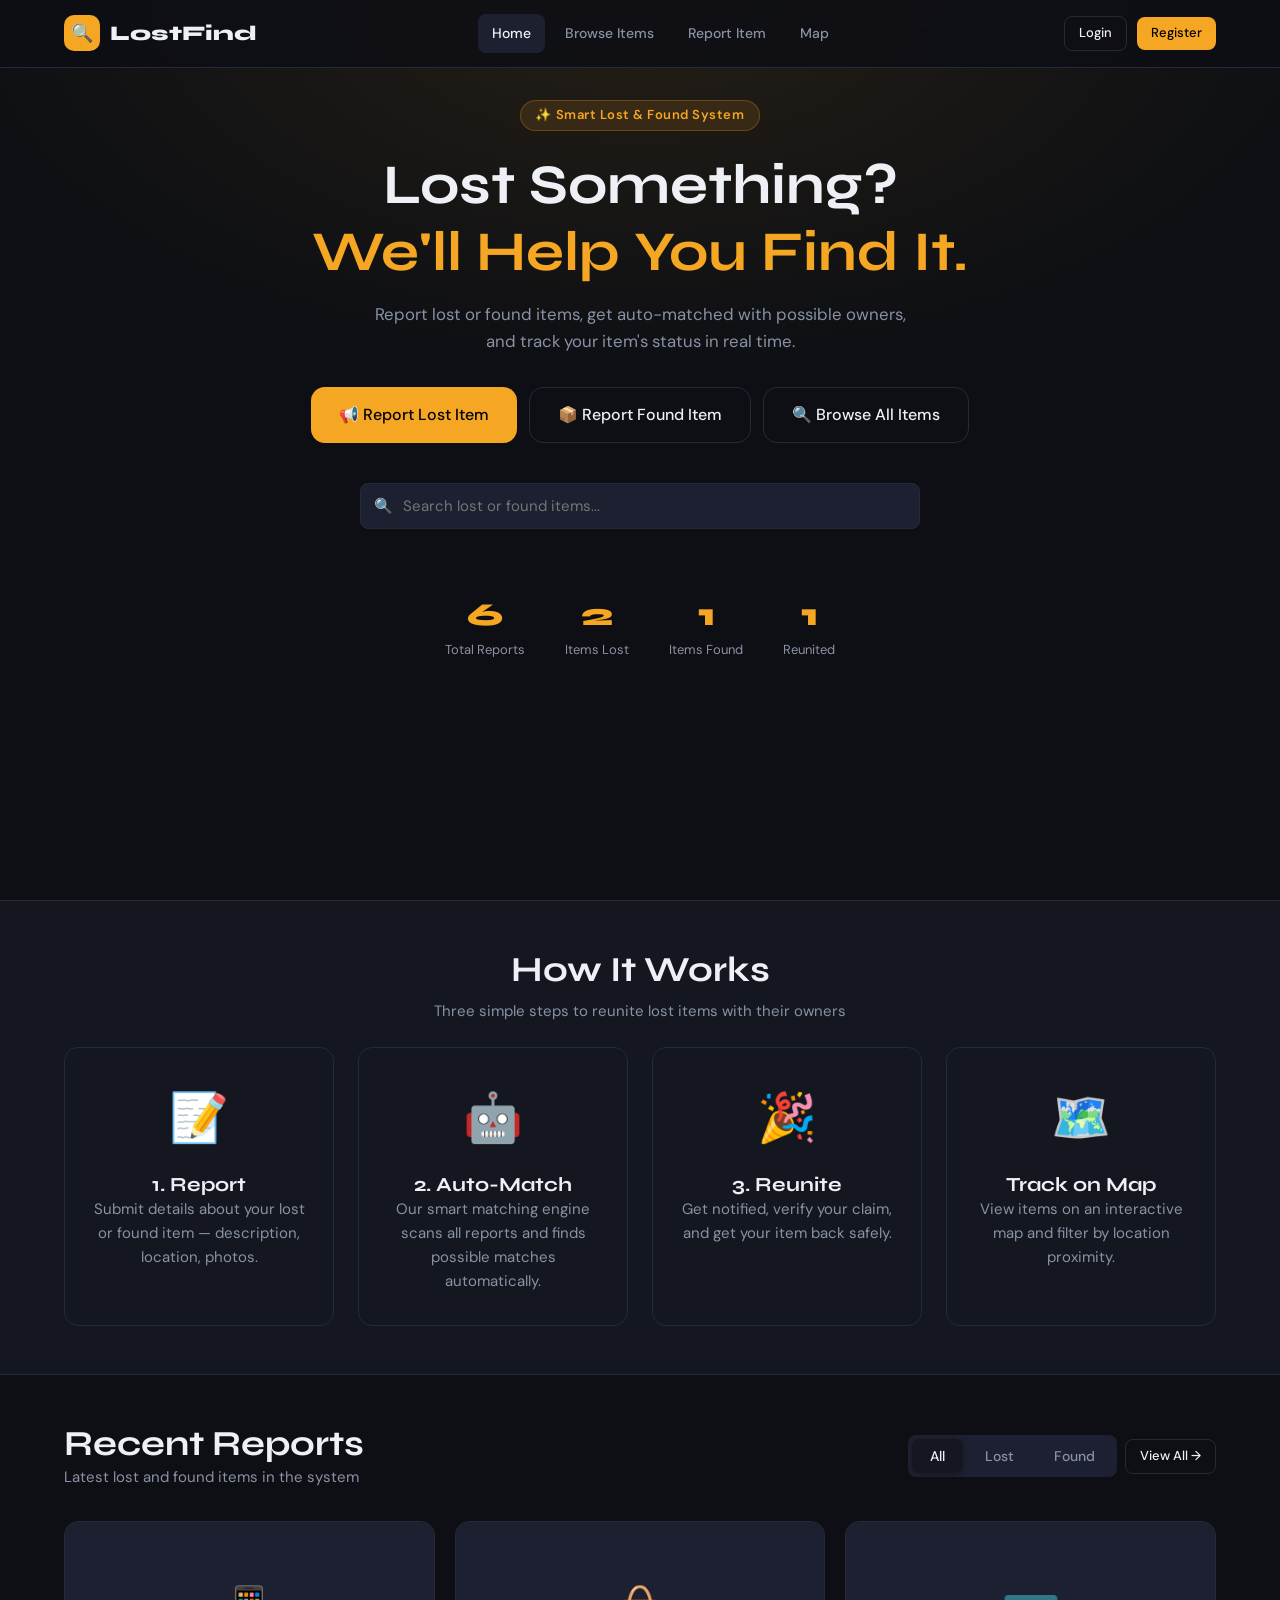
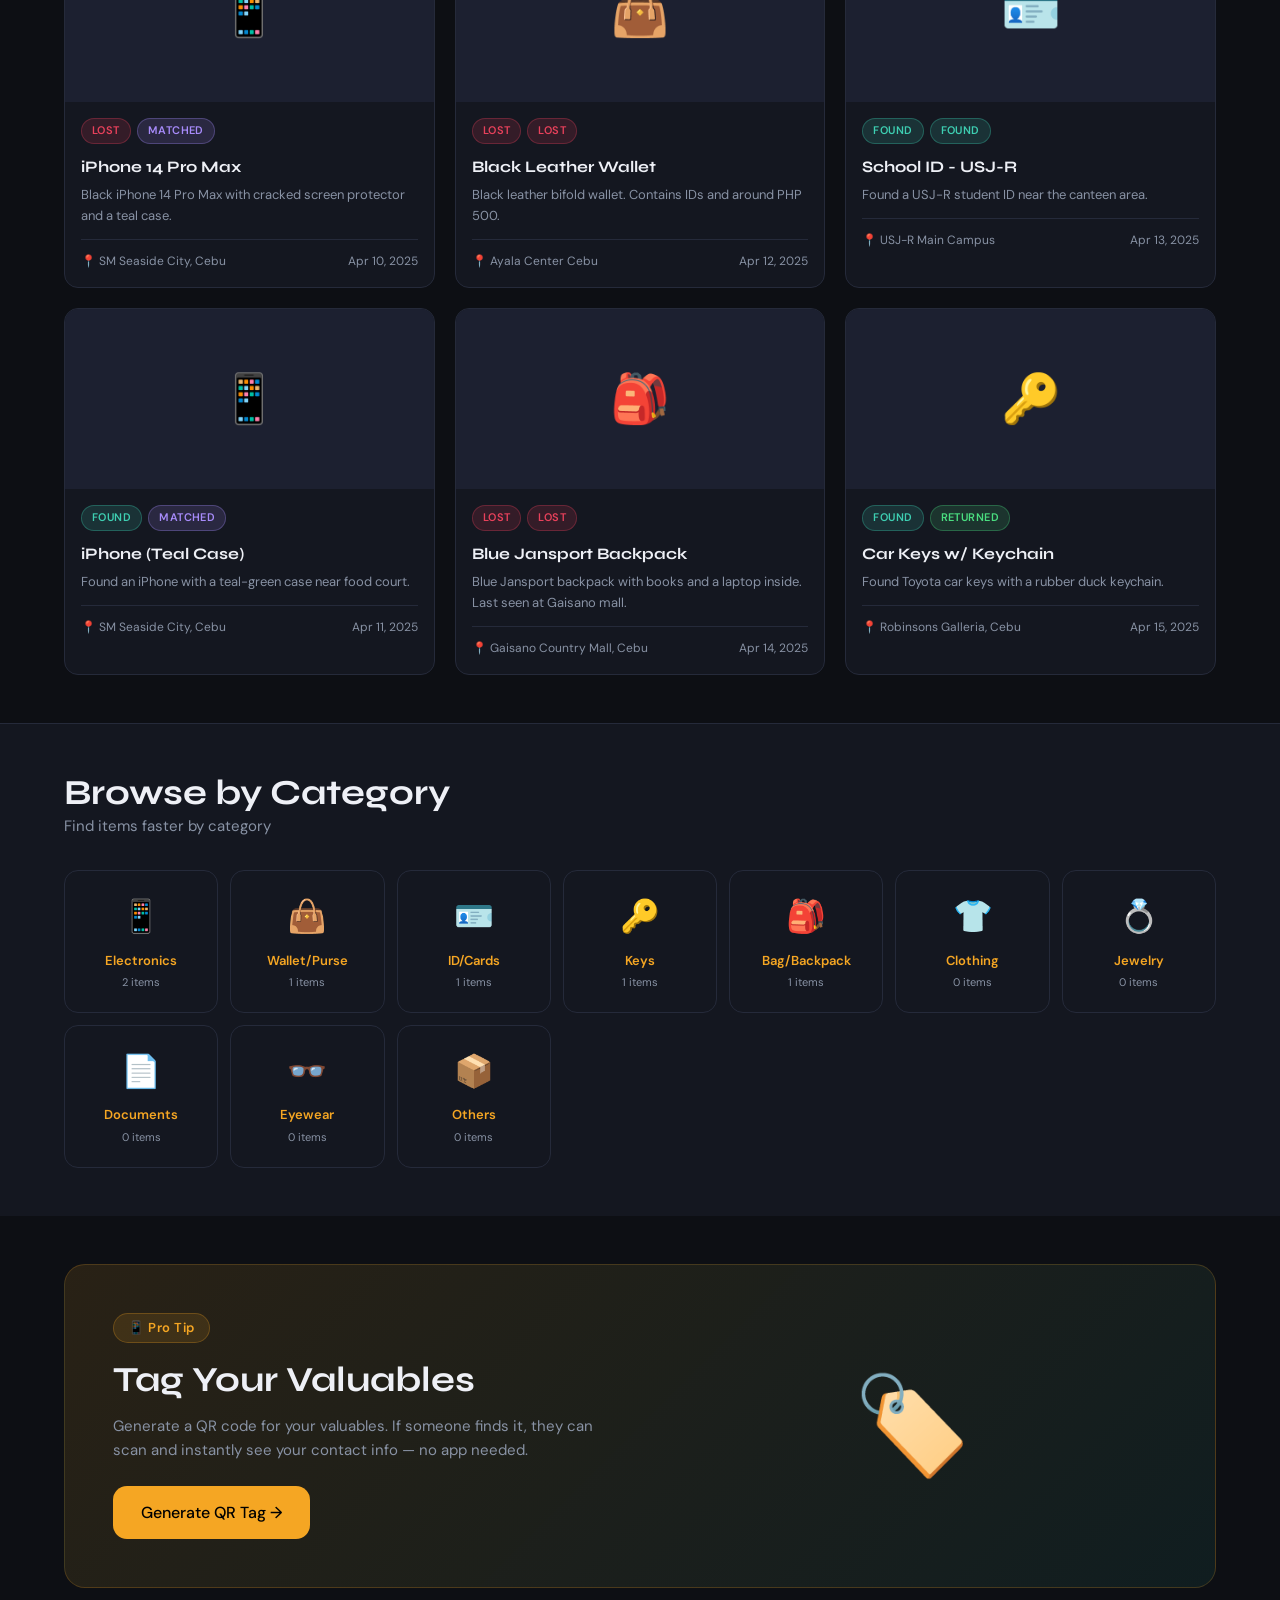
<file: index.html>
<!DOCTYPE html>
<html lang="en">
<head>
  <meta charset="UTF-8">
  <meta name="viewport" content="width=device-width, initial-scale=1.0">
  <title>LostFind — Lost & Found Tracking System</title>
  <link rel="stylesheet" href="css/style.css">
  <link rel="manifest" href="/manifest.json">
<meta name="theme-color" content="#f5a623">
<meta name="mobile-web-app-capable" content="yes">
<meta name="apple-mobile-web-app-capable" content="yes">
<meta name="apple-mobile-web-app-status-bar-style" content="black-translucent">
<meta name="apple-mobile-web-app-title" content="LostFind">
<link rel="apple-touch-icon" href="/icon-192.png">
</head>
<body>
  <div id="navbar-mount"></div>

  <!-- HERO -->
  <section class="hero page-wrapper">
    <div class="container">
      <div class="hero-eyebrow">✨ Smart Lost & Found System</div>
      <h1>Lost Something?<br><span>We'll Help You Find It.</span></h1>
      <p>Report lost or found items, get auto-matched with possible owners, and track your item's status in real time.</p>
      <div class="hero-actions">
        <a href="report.html?type=lost" class="btn btn-primary btn-lg">📢 Report Lost Item</a>
        <a href="report.html?type=found" class="btn btn-ghost btn-lg">📦 Report Found Item</a>
        <a href="browse.html" class="btn btn-ghost btn-lg">🔍 Browse All Items</a>
      </div>

      <!-- Quick Search -->
      <div style="max-width:560px;margin:40px auto 0">
        <div class="search-wrapper" id="hero-search-wrapper">
          <span class="search-icon">🔍</span>
          <input type="text" class="search-input" id="hero-search" placeholder="Search lost or found items..." autocomplete="off">
          <div class="search-suggestions" id="hero-suggestions"></div>
        </div>
      </div>

      <!-- Hero Stats -->
      <div class="hero-stats" id="hero-stats-row">
        <!-- filled by JS -->
      </div>
    </div>
  </section>

  <!-- HOW IT WORKS -->
  <section class="section" style="background:var(--surface);border-top:1px solid var(--border);border-bottom:1px solid var(--border)">
    <div class="container">
      <div class="text-center mb-24">
        <h2>How It Works</h2>
        <p style="max-width:460px;margin:8px auto">Three simple steps to reunite lost items with their owners</p>
      </div>
      <div style="display:grid;grid-template-columns:repeat(auto-fit,minmax(220px,1fr));gap:24px">
        <div class="card text-center" style="padding:32px 24px">
          <div style="font-size:3rem;margin-bottom:16px">📝</div>
          <h3>1. Report</h3>
          <p>Submit details about your lost or found item — description, location, photos.</p>
        </div>
        <div class="card text-center" style="padding:32px 24px">
          <div style="font-size:3rem;margin-bottom:16px">🤖</div>
          <h3>2. Auto-Match</h3>
          <p>Our smart matching engine scans all reports and finds possible matches automatically.</p>
        </div>
        <div class="card text-center" style="padding:32px 24px">
          <div style="font-size:3rem;margin-bottom:16px">🎉</div>
          <h3>3. Reunite</h3>
          <p>Get notified, verify your claim, and get your item back safely.</p>
        </div>
        <div class="card text-center" style="padding:32px 24px">
          <div style="font-size:3rem;margin-bottom:16px">🗺️</div>
          <h3>Track on Map</h3>
          <p>View items on an interactive map and filter by location proximity.</p>
        </div>
      </div>
    </div>
  </section>

  <!-- RECENT ITEMS -->
  <section class="section">
    <div class="container">
      <div class="section-header">
        <div>
          <h2>Recent Reports</h2>
          <p>Latest lost and found items in the system</p>
        </div>
        <div style="display:flex;gap:8px;align-items:center">
          <div class="tabs" id="recent-tabs">
            <button class="tab-btn active" data-filter="all">All</button>
            <button class="tab-btn" data-filter="lost">Lost</button>
            <button class="tab-btn" data-filter="found">Found</button>
          </div>
          <a href="browse.html" class="btn btn-ghost btn-sm">View All →</a>
        </div>
      </div>
      <div class="items-grid" id="recent-items-grid">
        <!-- filled by JS -->
      </div>
    </div>
  </section>

  <!-- CATEGORIES -->
  <section class="section" style="background:var(--surface);border-top:1px solid var(--border)">
    <div class="container">
      <div class="section-header">
        <div>
          <h2>Browse by Category</h2>
          <p>Find items faster by category</p>
        </div>
      </div>
      <div id="categories-grid" style="display:grid;grid-template-columns:repeat(auto-fill,minmax(140px,1fr));gap:12px">
        <!-- filled by JS -->
      </div>
    </div>
  </section>

  <!-- QR CTA -->
  <section class="section">
    <div class="container">
      <div style="background:linear-gradient(135deg,rgba(245,166,35,0.12),rgba(62,207,178,0.08));border:1px solid rgba(245,166,35,0.2);border-radius:calc(var(--radius)*1.5);padding:48px;display:grid;grid-template-columns:1fr 1fr;gap:32px;align-items:center">
        <div>
          <div class="hero-eyebrow" style="margin-bottom:16px">📱 Pro Tip</div>
          <h2>Tag Your Valuables</h2>
          <p style="margin-top:12px;margin-bottom:24px">Generate a QR code for your valuables. If someone finds it, they can scan and instantly see your contact info — no app needed.</p>
          <a href="qr.html" class="btn btn-primary btn-lg">Generate QR Tag →</a>
        </div>
        <div style="text-align:center;font-size:6rem">🏷️</div>
      </div>
    </div>
  </section>

  <!-- MODALS MOUNT -->
  <div id="modals-mount"></div>

  <script src="js/data.js"></script>
  <script src="js/ui.js"></script>
  <script>
    // ── INIT ──
    UI.mountNavbar();

    // ── STATS ──
    const stats = DB.getStats();
    document.getElementById('hero-stats-row').innerHTML = [
      { num: stats.total, lbl: 'Total Reports' },
      { num: stats.lost, lbl: 'Items Lost' },
      { num: stats.found, lbl: 'Items Found' },
      { num: stats.returned, lbl: 'Reunited' },
    ].map(s => `
      <div>
        <div class="hero-stat-num">${s.num}</div>
        <div class="hero-stat-lbl">${s.lbl}</div>
      </div>
    `).join('');

    // ── RECENT ITEMS ──
    let currentFilter = 'all';
    const renderRecent = (filter) => {
      currentFilter = filter;
      const items = DB.getItems(filter !== 'all' ? { type: filter } : {}).slice(0, 6);
      const grid = document.getElementById('recent-items-grid');
      if (!items.length) {
        grid.innerHTML = '<div style="grid-column:1/-1;text-align:center;color:var(--text-muted);padding:40px">No items found</div>';
        return;
      }
      grid.innerHTML = items.map(i => UI.renderItemCard(i)).join('');
    };
    renderRecent('all');

    // Tab filter buttons
    document.getElementById('recent-tabs').querySelectorAll('.tab-btn').forEach(btn => {
      btn.addEventListener('click', () => {
        document.querySelectorAll('#recent-tabs .tab-btn').forEach(b => b.classList.remove('active'));
        btn.classList.add('active');
        renderRecent(btn.dataset.filter);
      });
    });

    // ── CATEGORIES ──
    const catCounts = {};
    DB.getAll('items').forEach(i => { catCounts[i.category] = (catCounts[i.category] || 0) + 1; });
    document.getElementById('categories-grid').innerHTML = DB.CATEGORIES.map(cat => `
      <a href="browse.html?category=${encodeURIComponent(cat)}" class="card" style="text-align:center;padding:20px;cursor:pointer;text-decoration:none">
        <div style="font-size:2rem;margin-bottom:8px">${UI.getCategoryIcon(cat)}</div>
        <div style="font-size:13px;font-weight:600">${cat}</div>
        <div style="font-size:11px;color:var(--text-muted);margin-top:3px">${catCounts[cat] || 0} items</div>
      </a>
    `).join('');

    // ── HERO SEARCH ──
    UI.initSearch(
      document.getElementById('hero-search'),
      document.getElementById('hero-suggestions'),
      (q) => DB.getItems({ q }),
      (id) => UI.openItemDetail(id)
    );
  </script>
  <script>
  if ('serviceWorker' in navigator) {
    window.addEventListener('load', () => {
      navigator.serviceWorker.register('/sw.js')
        .then(() => console.log('SW registered'))
        .catch(err => console.log('SW error:', err));
    });
  }
</script>
</body>
</html>
</file>
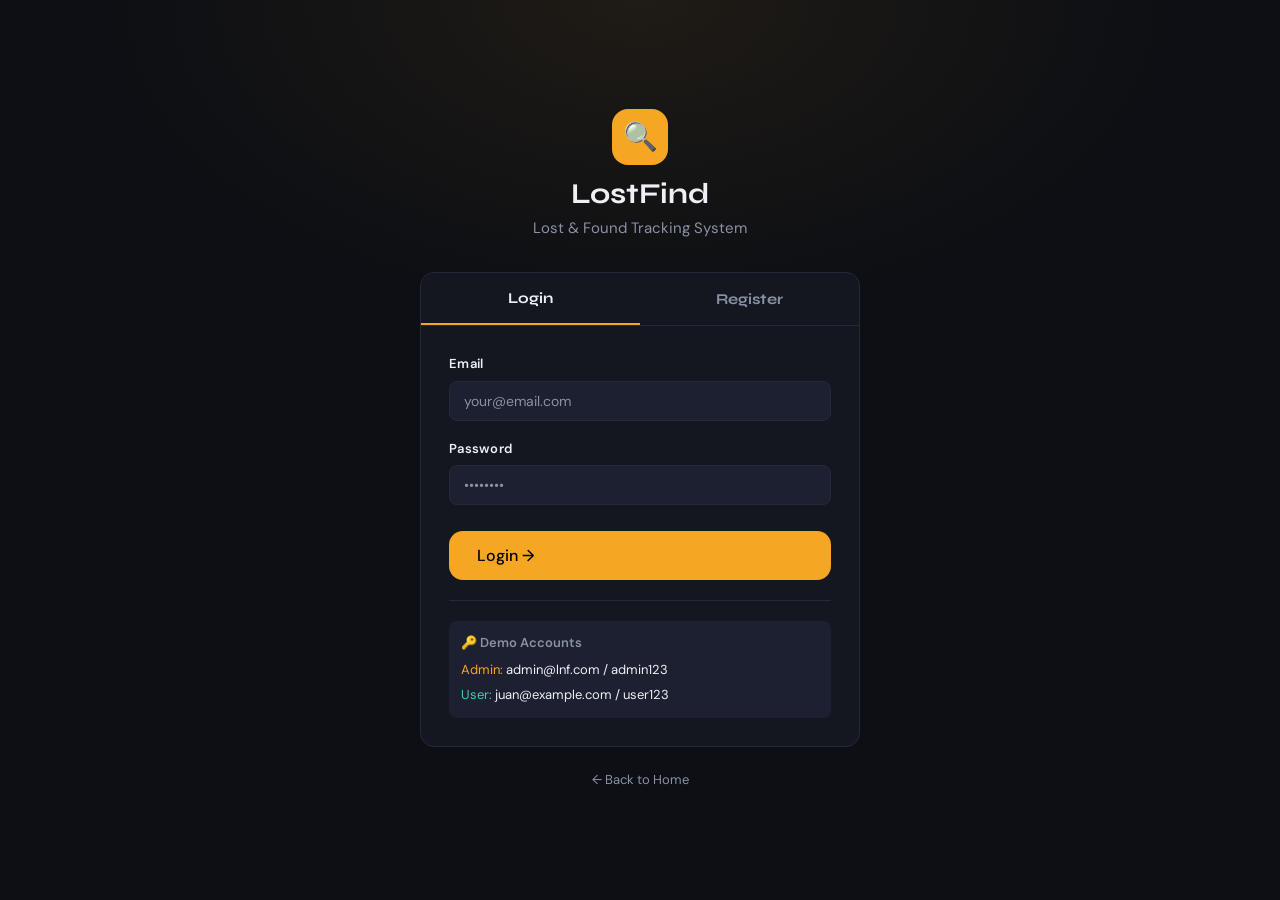
<file: admin.html>
<!DOCTYPE html>
<html lang="en">
<head>
  <meta charset="UTF-8">
  <meta name="viewport" content="width=device-width, initial-scale=1.0">
  <title>Admin Dashboard — LostFind</title>
  <link rel="stylesheet" href="css/style.css">
  <style>
    canvas { border-radius: var(--radius-sm); }
  </style>
  <link rel="manifest" href="/manifest.json">
<meta name="theme-color" content="#f5a623">
<meta name="mobile-web-app-capable" content="yes">
<meta name="apple-mobile-web-app-capable" content="yes">
<meta name="apple-mobile-web-app-status-bar-style" content="black-translucent">
<meta name="apple-mobile-web-app-title" content="LostFind">
<link rel="apple-touch-icon" href="/icon-192.png">
<body>
  <div id="navbar-mount"></div>

  <div class="page-wrapper">
    <div class="container section">
      <div style="display:flex;align-items:center;justify-content:space-between;margin-bottom:32px;flex-wrap:wrap;gap:12px">
        <div>
          <h2>⚙️ Admin Dashboard</h2>
          <p>System overview and management</p>
        </div>
        <a href="report.html" class="btn btn-primary">+ Add Item</a>
      </div>

      <!-- STATS -->
      <div class="stats-row" id="admin-stats"></div>

      <!-- TABS -->
      <div class="tabs" id="admin-tabs" style="margin-bottom:24px">
        <button class="tab-btn active" data-tab="items">All Items</button>
        <button class="tab-btn" data-tab="users">Users</button>
        <button class="tab-btn" data-tab="analytics">Analytics</button>
        <button class="tab-btn" data-tab="activity">Activity Log</button>
      </div>

      <!-- ITEMS TAB -->
      <div class="tab-panel active" data-tab-panel="items">
        <div style="display:flex;gap:12px;margin-bottom:16px;flex-wrap:wrap">
          <input type="text" class="form-control" id="admin-search" placeholder="Search items..." style="max-width:300px">
          <select class="form-control" id="admin-type-filter" style="width:auto">
            <option value="">All Types</option>
            <option value="lost">Lost</option>
            <option value="found">Found</option>
          </select>
          <select class="form-control" id="admin-status-filter" style="width:auto">
            <option value="">All Status</option>
            <option value="lost">Active Lost</option>
            <option value="found">Active Found</option>
            <option value="matched">Matched</option>
            <option value="claimed">Claimed</option>
            <option value="returned">Returned</option>
          </select>
        </div>
        <div class="table-wrap">
          <table id="admin-items-table">
            <thead>
              <tr>
                <th>Item</th><th>Type</th><th>Status</th>
                <th>Category</th><th>Location</th><th>Date</th><th>Reporter</th><th>Actions</th>
              </tr>
            </thead>
            <tbody id="admin-items-tbody"></tbody>
          </table>
        </div>
      </div>

      <!-- USERS TAB -->
      <div class="tab-panel" data-tab-panel="users">
        <div class="table-wrap">
          <table>
            <thead><tr><th>User</th><th>Email</th><th>Role</th><th>Joined</th><th>Reports</th><th>Actions</th></tr></thead>
            <tbody id="admin-users-tbody"></tbody>
          </table>
        </div>
      </div>

      <!-- ANALYTICS TAB -->
      <div class="tab-panel" data-tab-panel="analytics">
        <div style="display:grid;grid-template-columns:repeat(auto-fit,minmax(340px,1fr));gap:24px">
          <div class="card">
            <div class="card-header"><div class="card-title">Items by Category</div></div>
            <canvas id="chart-category" width="340" height="200"></canvas>
          </div>
          <div class="card">
            <div class="card-header"><div class="card-title">Status Distribution</div></div>
            <canvas id="chart-status" width="340" height="200"></canvas>
          </div>
          <div class="card">
            <div class="card-header"><div class="card-title">Reports This Week</div></div>
            <canvas id="chart-week" width="340" height="200"></canvas>
          </div>
          <div class="card">
            <div class="card-header"><div class="card-title">Recovery Rate</div></div>
            <div id="recovery-rate" style="text-align:center;padding:40px 0">
              <div style="font-family:var(--font-head);font-size:4rem;font-weight:800;color:var(--found)"></div>
              <div style="color:var(--text-muted);margin-top:8px">of items successfully returned</div>
            </div>
          </div>
        </div>

        <div class="card" style="margin-top:24px">
          <div class="card-header"><div class="card-title">📍 Hotspot Locations</div></div>
          <div id="hotspot-list"></div>
        </div>
      </div>

      <!-- ACTIVITY LOG TAB -->
      <div class="tab-panel" data-tab-panel="activity">
        <h3 style="margin-bottom:16px">Activity Log</h3>
        <div class="table-wrap">
          <table>
            <thead><tr><th>Action</th><th>Detail</th><th>User</th><th>Time</th></tr></thead>
            <tbody id="activity-tbody"></tbody>
          </table>
        </div>
      </div>
    </div>
  </div>

  <script src="js/data.js"></script>
  <script src="js/ui.js"></script>
  <script>
    UI.mountNavbar();
    const session = UI.requireAuth('admin');
    if (!session) throw new Error('unauthorized');

    const stats = DB.getStats();

    // ── STATS CARDS ──
    document.getElementById('admin-stats').innerHTML = [
      { num: stats.total, lbl: 'Total Items', icon: '📋' },
      { num: stats.lost, lbl: 'Active Lost', icon: '🔴' },
      { num: stats.found, lbl: 'Active Found', icon: '🟢' },
      { num: stats.matched, lbl: 'Matched', icon: '🟣' },
      { num: stats.returned, lbl: 'Returned', icon: '✅' },
      { num: stats.users, lbl: 'Users', icon: '👥' },
    ].map(s => `
      <div class="stat-card">
        <div style="font-size:1.5rem;margin-bottom:6px">${s.icon}</div>
        <div class="stat-number">${s.num}</div>
        <div class="stat-label">${s.lbl}</div>
      </div>
    `).join('');

    // ── TABS ──
    document.getElementById('admin-tabs').querySelectorAll('.tab-btn').forEach(btn => {
      btn.addEventListener('click', () => {
        document.querySelectorAll('#admin-tabs .tab-btn').forEach(b => b.classList.remove('active'));
        document.querySelectorAll('.tab-panel').forEach(p => p.classList.remove('active'));
        btn.classList.add('active');
        const panel = document.querySelector(`[data-tab-panel="${btn.dataset.tab}"]`);
        if (panel) panel.classList.add('active');
        if (btn.dataset.tab === 'analytics') setTimeout(renderAnalytics, 50);
      });
    });

    // ── ITEMS TABLE ──
    const renderItemsTable = () => {
      const q      = document.getElementById('admin-search').value.toLowerCase();
      const type   = document.getElementById('admin-type-filter').value;
      const status = document.getElementById('admin-status-filter').value;
      const f = {};
      if (type) f.type = type;
      if (status) f.status = status;
      if (q) f.q = q;
      const items = DB.getItems(f);

      document.getElementById('admin-items-tbody').innerHTML = items.map(item => {
        const user = DB.getById('users', item.reportedBy);
        return `<tr>
          <td><div style="font-weight:600;cursor:pointer" onclick="UI.openItemDetail('${item.id}')">${item.title}</div></td>
          <td><span class="badge badge-${item.type}">${item.type}</span></td>
          <td>
            <select onchange="changeStatus('${item.id}', this.value)" style="background:var(--surface2);border:1px solid var(--border);color:var(--text);padding:4px 8px;border-radius:6px;font-size:12px;cursor:pointer">
              ${['lost','found','matched','claimed','returned'].map(s =>
                `<option value="${s}" ${item.status===s?'selected':''}>${s}</option>`
              ).join('')}
            </select>
          </td>
          <td>${UI.getCategoryIcon(item.category)} ${item.category}</td>
          <td style="font-size:13px;color:var(--text-muted)">📍 ${item.location}</td>
          <td style="font-size:13px;color:var(--text-muted)">${UI.formatDate(item.date)}</td>
          <td>
            <div style="display:flex;align-items:center;gap:6px">
              <div class="avatar" style="width:24px;height:24px;font-size:10px">${user?.avatar||'?'}</div>
              <span style="font-size:13px">${user?.name||'Unknown'}</span>
            </div>
          </td>
          <td>
            <div style="display:flex;gap:6px">
              <button class="btn btn-ghost btn-sm" onclick="UI.openItemDetail('${item.id}')">View</button>
              <button class="btn btn-danger btn-sm" onclick="deleteItem('${item.id}')">Del</button>
            </div>
          </td>
        </tr>`;
      }).join('') || '<tr><td colspan="8" style="text-align:center;color:var(--text-muted);padding:40px">No items found</td></tr>';
    };

    window.changeStatus = (id, status) => {
      DB.updateRecord('items', id, { status });
      DB.addLog('Status Changed', `Item ${id} status → ${status}`, session.id);
      UI.toast(`Status updated to ${status}`, 'success');
      document.getElementById('admin-stats').innerHTML = ''; // refresh stats
    };
    window.deleteItem = (id) => {
      if (!confirm('Delete this item permanently?')) return;
      DB.deleteRecord('items', id);
      UI.toast('Item deleted', 'info');
      renderItemsTable();
    };

    ['admin-search','admin-type-filter','admin-status-filter'].forEach(id => {
      document.getElementById(id).addEventListener('input', renderItemsTable);
      document.getElementById(id).addEventListener('change', renderItemsTable);
    });
    renderItemsTable();

    // ── USERS TABLE ──
    const renderUsers = () => {
      const users = DB.getAll('users');
      document.getElementById('admin-users-tbody').innerHTML = users.map(u => {
        const reports = DB.getItems({ userId: u.id }).length;
        return `<tr>
          <td>
            <div style="display:flex;align-items:center;gap:10px">
              <div class="avatar">${u.avatar}</div>
              <span style="font-weight:600">${u.name}</span>
            </div>
          </td>
          <td style="color:var(--text-muted)">${u.email}</td>
          <td><span class="badge ${u.role==='admin'?'badge-matched':'badge-found'}">${u.role}</span></td>
          <td style="font-size:13px;color:var(--text-muted)">${UI.formatDate(u.createdAt)}</td>
          <td><strong>${reports}</strong></td>
          <td>
            ${u.id !== session.id ? `
              <button class="btn btn-ghost btn-sm" onclick="toggleRole('${u.id}','${u.role}')">
                ${u.role === 'admin' ? '⬇️ Demote' : '⬆️ Promote'}
              </button>
            ` : '<span style="font-size:12px;color:var(--text-muted)">(you)</span>'}
          </td>
        </tr>`;
      }).join('');
    };
    window.toggleRole = (id, currentRole) => {
      const newRole = currentRole === 'admin' ? 'user' : 'admin';
      DB.updateRecord('users', id, { role: newRole });
      UI.toast(`User role changed to ${newRole}`, 'success');
      renderUsers();
    };
    renderUsers();

    // ── ANALYTICS ──
    const renderAnalytics = () => {
      const items = DB.getAll('items');

      // Category chart
      const catCounts = {};
      DB.CATEGORIES.forEach(c => catCounts[c] = 0);
      items.forEach(i => { if (catCounts[i.category] !== undefined) catCounts[i.category]++; });
      const cats = Object.entries(catCounts).filter(([,v]) => v > 0);
      UI.drawBarChart('chart-category', cats.map(([k]) => k.split('/')[0].substring(0,8)), cats.map(([,v]) => v), '#f5a623');

      // Status chart
      const statusLabels = ['lost','found','matched','claimed','returned'];
      const statusColors = ['#e8415b','#3ecfb2','#a78bfa','#f5a623','#4ade80'];
      const statusCounts = statusLabels.map(s => items.filter(i => i.status === s).length);
      UI.drawBarChart('chart-status', statusLabels, statusCounts, '#3ecfb2');

      // Week chart
      const days = ['Mon','Tue','Wed','Thu','Fri','Sat','Sun'];
      const weekCounts = days.map(() => Math.floor(Math.random() * 5));
      weekCounts[5] = items.length; // put real total on saturday
      UI.drawBarChart('chart-week', days, weekCounts, '#a78bfa');

      // Recovery rate
      const returned = items.filter(i => i.status === 'returned').length;
      const rate = items.length ? Math.round((returned / items.length) * 100) : 0;
      document.querySelector('#recovery-rate div:first-child').textContent = rate + '%';

      // Hotspots
      const locationCounts = {};
      items.forEach(i => { locationCounts[i.location] = (locationCounts[i.location] || 0) + 1; });
      const sorted = Object.entries(locationCounts).sort((a,b) => b[1]-a[1]).slice(0,5);
      document.getElementById('hotspot-list').innerHTML = sorted.map(([loc, count], i) => `
        <div style="display:flex;align-items:center;gap:12px;padding:10px 0;border-bottom:1px solid var(--border)">
          <div style="width:24px;height:24px;border-radius:50%;background:var(--accent);color:#000;display:grid;place-items:center;font-size:11px;font-weight:700">${i+1}</div>
          <div style="flex:1">
            <div style="font-weight:600;font-size:14px">${loc}</div>
            <div style="font-size:12px;color:var(--text-muted)">${count} item${count!==1?'s':''} reported</div>
          </div>
          <div style="background:var(--surface2);padding:4px 12px;border-radius:40px;font-size:12px;font-weight:700">${count}</div>
        </div>
      `).join('');
    };

    // ── ACTIVITY LOG ──
    const logs = DB.getLogs();
    document.getElementById('activity-tbody').innerHTML = logs.map(log => {
      const user = DB.getById('users', log.userId);
      return `<tr>
        <td><strong>${log.action}</strong></td>
        <td style="font-size:13px;color:var(--text-muted)">${log.detail}</td>
        <td>
          <div style="display:flex;align-items:center;gap:6px">
            <div class="avatar" style="width:22px;height:22px;font-size:9px">${user?.avatar||'⚙'}</div>
            <span style="font-size:13px">${log.userId==='system'?'System':user?.name||'Unknown'}</span>
          </div>
        </td>
        <td style="font-size:12px;color:var(--text-muted)">${UI.timeAgo(log.createdAt)}</td>
      </tr>`;
    }).join('') || '<tr><td colspan="4" style="text-align:center;color:var(--text-muted);padding:30px">No activity yet</td></tr>';
  </script>
</body>
</html>
</file>
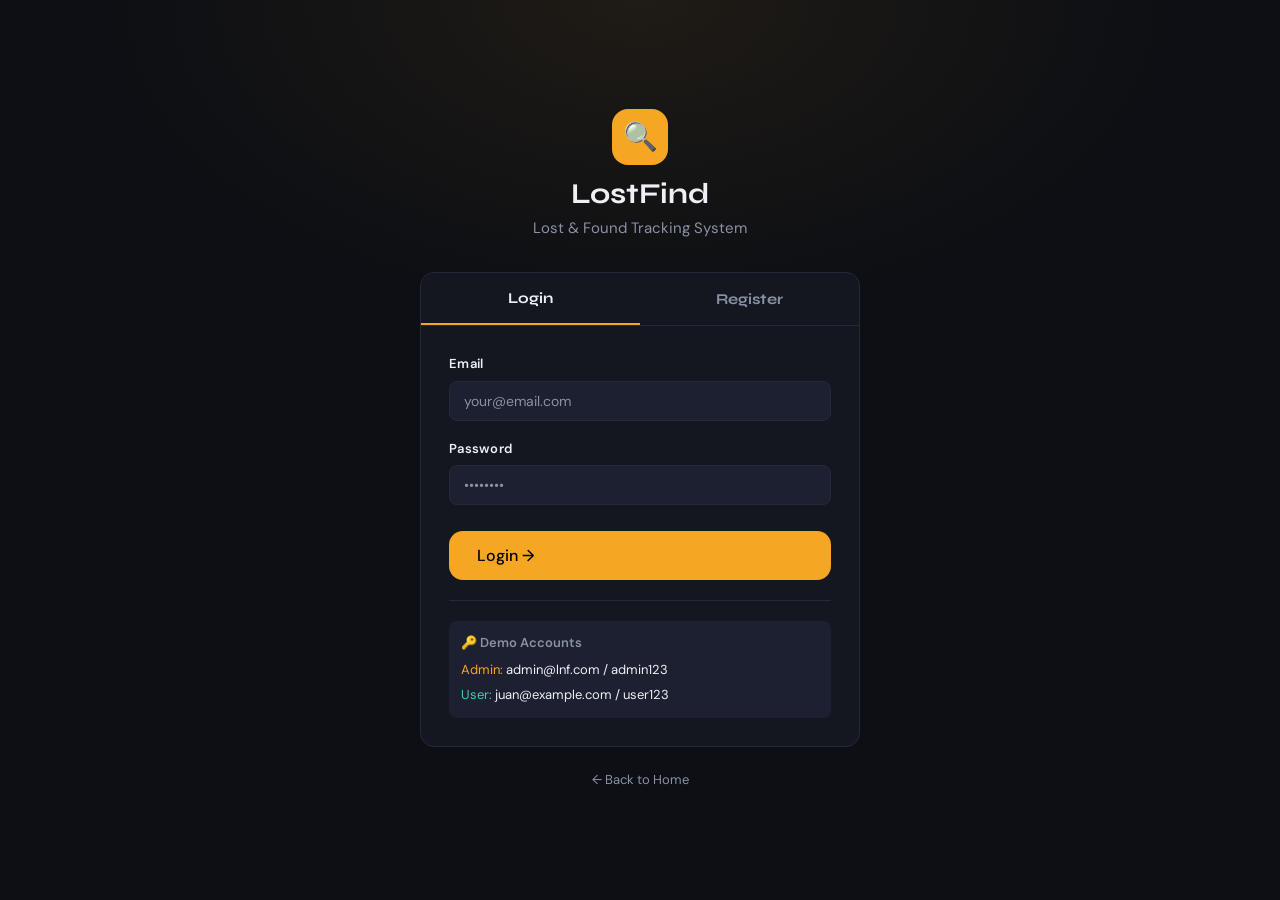
<file: auth.html>
<!DOCTYPE html>
<html lang="en">
<head>
  <meta charset="UTF-8">
  <meta name="viewport" content="width=device-width, initial-scale=1.0">
  <title>Login / Register — LostFind</title>
  <link rel="stylesheet" href="css/style.css">
  <style>
    .auth-wrapper {
      min-height: 100vh; display: flex; align-items: center; justify-content: center;
      background: radial-gradient(ellipse 60% 50% at 50% 0%, rgba(245,166,35,0.08), transparent 70%);
      padding: 24px;
    }
    .auth-card { width: 100%; max-width: 440px; }
    .auth-logo { text-align: center; margin-bottom: 32px; }
    .auth-logo .logo-icon { width: 56px; height: 56px; background: var(--accent); border-radius: 16px; display: grid; place-items: center; font-size: 28px; margin: 0 auto 12px; }
  </style>
  <link rel="manifest" href="/manifest.json">
<meta name="theme-color" content="#f5a623">
<meta name="mobile-web-app-capable" content="yes">
<meta name="apple-mobile-web-app-capable" content="yes">
<meta name="apple-mobile-web-app-status-bar-style" content="black-translucent">
<meta name="apple-mobile-web-app-title" content="LostFind">
<link rel="apple-touch-icon" href="/icon-192.png">
</head>
<body>
  <div class="auth-wrapper">
    <div class="auth-card">
      <div class="auth-logo">
        <div class="logo-icon">🔍</div>
        <h1 style="font-size:1.8rem">LostFind</h1>
        <p style="margin-top:4px">Lost & Found Tracking System</p>
      </div>

      <!-- TABS -->
      <div class="card" style="padding:0;overflow:hidden">
        <div style="display:grid;grid-template-columns:1fr 1fr;border-bottom:1px solid var(--border)">
          <button class="tab-toggle active" id="login-tab" style="padding:16px;font-family:var(--font-head);font-size:15px;font-weight:700;background:var(--surface);border:none;color:var(--text);cursor:pointer;border-bottom:2px solid var(--accent)">Login</button>
          <button class="tab-toggle" id="register-tab" style="padding:16px;font-family:var(--font-head);font-size:15px;font-weight:700;background:transparent;border:none;color:var(--text-muted);cursor:pointer;transition:all 0.2s">Register</button>
        </div>

        <!-- LOGIN PANEL -->
        <div id="login-panel" style="padding:28px">
          <div class="form-group">
            <label class="form-label">Email</label>
            <input type="email" class="form-control" id="login-email" placeholder="your@email.com" autocomplete="email">
          </div>
          <div class="form-group">
            <label class="form-label">Password</label>
            <input type="password" class="form-control" id="login-password" placeholder="••••••••" autocomplete="current-password">
          </div>
          <button class="btn btn-primary w-full btn-lg" id="login-btn" style="margin-top:8px">Login →</button>
          <div class="divider"></div>
          <div style="background:var(--surface2);border-radius:var(--radius-sm);padding:12px;font-size:13px">
            <div style="font-weight:600;margin-bottom:6px;color:var(--text-muted)">🔑 Demo Accounts</div>
            <div style="display:grid;gap:4px">
              <div><span style="color:var(--accent)">Admin:</span> admin@lnf.com / admin123</div>
              <div><span style="color:var(--found)">User:</span> juan@example.com / user123</div>
            </div>
          </div>
        </div>

        <!-- REGISTER PANEL -->
        <div id="register-panel" style="padding:28px;display:none">
          <div class="form-group">
            <label class="form-label">Full Name</label>
            <input type="text" class="form-control" id="reg-name" placeholder="Juan Dela Cruz">
          </div>
          <div class="form-group">
            <label class="form-label">Email</label>
            <input type="email" class="form-control" id="reg-email" placeholder="your@email.com">
          </div>
          <div class="form-group">
            <label class="form-label">Password</label>
            <input type="password" class="form-control" id="reg-password" placeholder="Min. 6 characters">
          </div>
          <div class="form-group">
            <label class="form-label">Confirm Password</label>
            <input type="password" class="form-control" id="reg-confirm" placeholder="Repeat password">
          </div>
          <button class="btn btn-primary w-full btn-lg" id="register-btn" style="margin-top:8px">Create Account →</button>
        </div>
      </div>

      <div style="text-align:center;margin-top:20px">
        <a href="index.html" style="font-size:13px;color:var(--text-muted)">← Back to Home</a>
      </div>
    </div>
  </div>

  <script src="js/data.js"></script>
  <script src="js/ui.js"></script>
  <script>
    // Redirect if already logged in
    if (DB.getSession()) window.location.href = 'index.html';

    const loginTab   = document.getElementById('login-tab');
    const regTab     = document.getElementById('register-tab');
    const loginPanel = document.getElementById('login-panel');
    const regPanel   = document.getElementById('register-panel');

    loginTab.addEventListener('click', () => {
      loginPanel.style.display = 'block'; regPanel.style.display = 'none';
      loginTab.style.borderBottom = '2px solid var(--accent)'; loginTab.style.color = 'var(--text)'; loginTab.style.background = 'var(--surface)';
      regTab.style.borderBottom = 'none'; regTab.style.color = 'var(--text-muted)'; regTab.style.background = 'transparent';
    });
    regTab.addEventListener('click', () => {
      regPanel.style.display = 'block'; loginPanel.style.display = 'none';
      regTab.style.borderBottom = '2px solid var(--accent)'; regTab.style.color = 'var(--text)'; regTab.style.background = 'var(--surface)';
      loginTab.style.borderBottom = 'none'; loginTab.style.color = 'var(--text-muted)'; loginTab.style.background = 'transparent';
    });

    // ── LOGIN ──
    document.getElementById('login-btn').addEventListener('click', () => {
      const email = document.getElementById('login-email').value.trim();
      const pass  = document.getElementById('login-password').value;
      if (!email || !pass) { UI.toast('Please fill in all fields', 'error'); return; }
      const user = DB.login(email, pass);
      if (!user) { UI.toast('Invalid email or password', 'error'); return; }
      UI.toast(`Welcome back, ${user.name.split(' ')[0]}! 👋`, 'success');
      setTimeout(() => window.location.href = user.role === 'admin' ? 'admin.html' : 'index.html', 800);
    });

    // Enter key login
    [document.getElementById('login-email'), document.getElementById('login-password')].forEach(el => {
      el.addEventListener('keydown', e => { if (e.key === 'Enter') document.getElementById('login-btn').click(); });
    });

    // ── REGISTER ──
    document.getElementById('register-btn').addEventListener('click', () => {
      const name    = document.getElementById('reg-name').value.trim();
      const email   = document.getElementById('reg-email').value.trim();
      const pass    = document.getElementById('reg-password').value;
      const confirm = document.getElementById('reg-confirm').value;
      if (!name || !email || !pass) { UI.toast('Please fill in all fields', 'error'); return; }
      if (pass.length < 6) { UI.toast('Password must be at least 6 characters', 'error'); return; }
      if (pass !== confirm) { UI.toast('Passwords do not match', 'error'); return; }
      const user = DB.register(name, email, pass);
      if (!user) { UI.toast('Email already registered', 'error'); return; }
      UI.toast(`Account created! Welcome, ${name.split(' ')[0]}! 🎉`, 'success');
      setTimeout(() => window.location.href = 'index.html', 800);
    });
  </script>
</body>
</html>
</file>
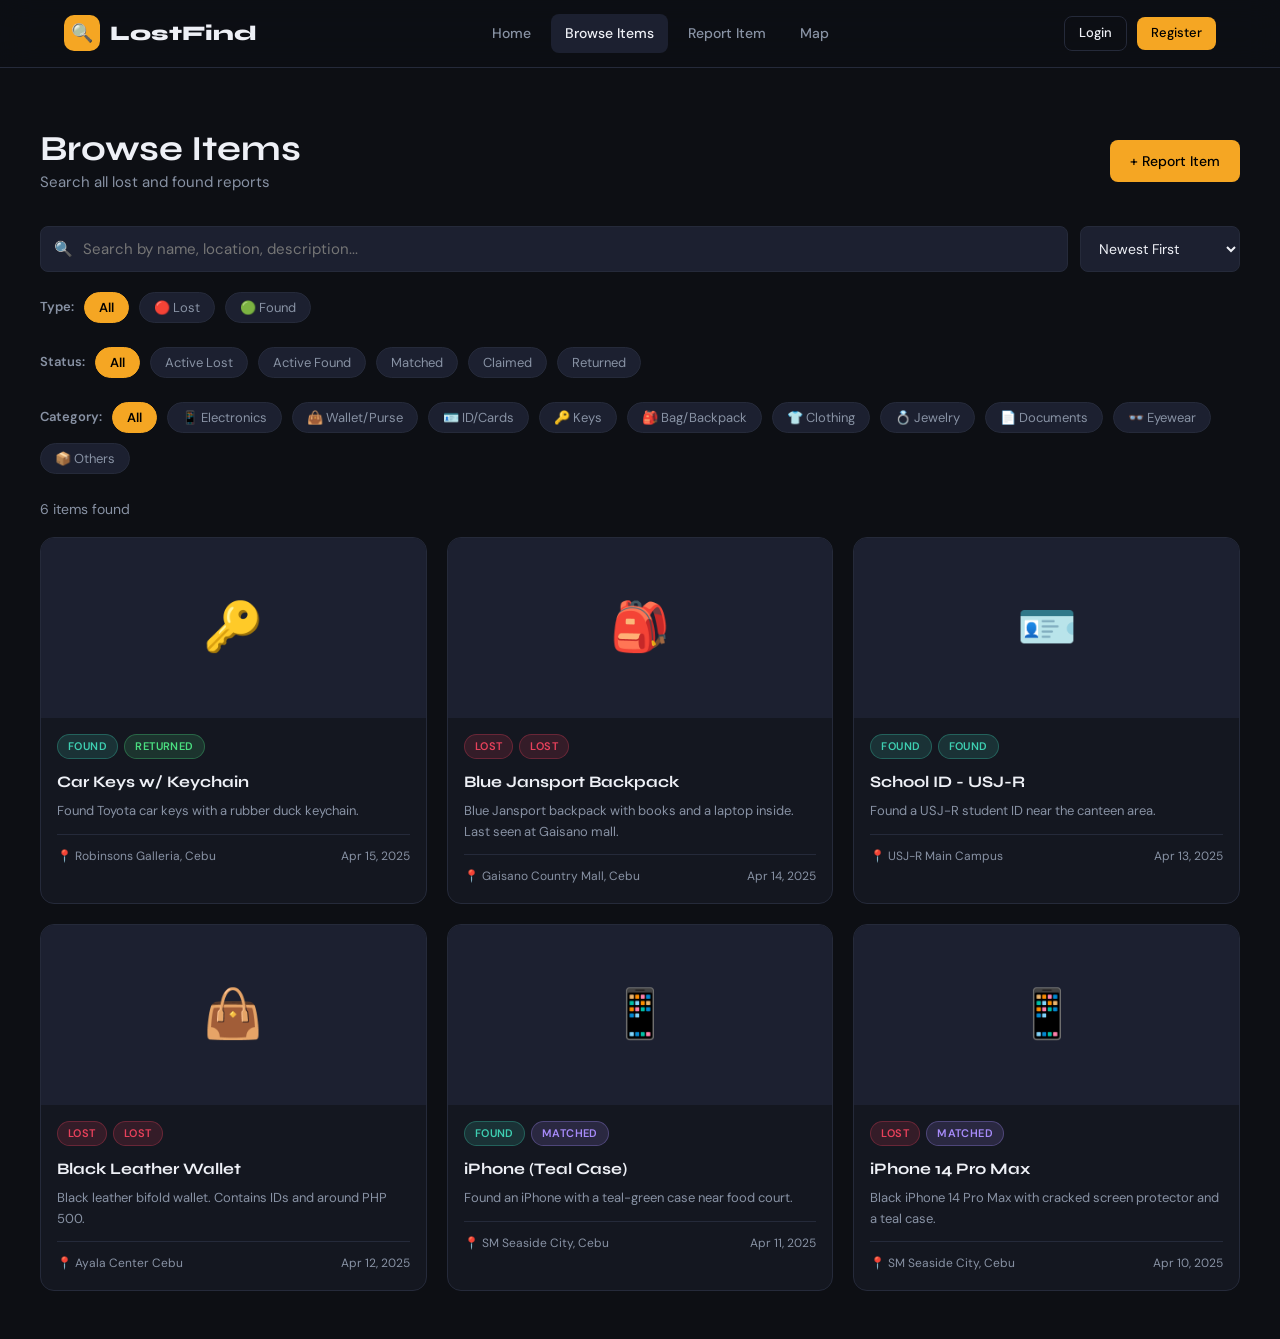
<file: browse.html>
<!DOCTYPE html>
<html lang="en">
<head>
  <meta charset="UTF-8">
  <meta name="viewport" content="width=device-width, initial-scale=1.0">
  <title>Browse Items — LostFind</title>
  <link rel="stylesheet" href="css/style.css">
  <link rel="manifest" href="/manifest.json">
<meta name="theme-color" content="#f5a623">
<meta name="mobile-web-app-capable" content="yes">
<meta name="apple-mobile-web-app-capable" content="yes">
<meta name="apple-mobile-web-app-status-bar-style" content="black-translucent">
<meta name="apple-mobile-web-app-title" content="LostFind">
<link rel="apple-touch-icon" href="/icon-192.png">
</head>
<body>
  <div id="navbar-mount"></div>

  <div class="page-wrapper">
    <div class="container section">
      <div class="section-header">
        <div>
          <h2>Browse Items</h2>
          <p>Search all lost and found reports</p>
        </div>
        <a href="report.html" class="btn btn-primary">+ Report Item</a>
      </div>

      <!-- SEARCH + SORT -->
      <div style="display:grid;grid-template-columns:1fr auto;gap:12px;margin-bottom:20px">
        <div class="search-wrapper">
          <span class="search-icon">🔍</span>
          <input type="text" class="search-input" id="browse-search" placeholder="Search by name, location, description..." autocomplete="off">
          <div class="search-suggestions" id="browse-suggestions"></div>
        </div>
        <select class="form-control" id="sort-select" style="width:auto;min-width:160px">
          <option value="newest">Newest First</option>
          <option value="oldest">Oldest First</option>
          <option value="alpha">A–Z</option>
        </select>
      </div>

      <!-- FILTERS -->
      <div class="filters-row" id="type-filters">
        <span style="font-size:13px;color:var(--text-muted);font-weight:600">Type:</span>
        <button class="filter-chip active" data-filter="all">All</button>
        <button class="filter-chip" data-filter="lost">🔴 Lost</button>
        <button class="filter-chip" data-filter="found">🟢 Found</button>
      </div>
      <div class="filters-row" id="status-filters">
        <span style="font-size:13px;color:var(--text-muted);font-weight:600">Status:</span>
        <button class="filter-chip active" data-filter="all">All</button>
        <button class="filter-chip" data-filter="lost">Active Lost</button>
        <button class="filter-chip" data-filter="found">Active Found</button>
        <button class="filter-chip" data-filter="matched">Matched</button>
        <button class="filter-chip" data-filter="claimed">Claimed</button>
        <button class="filter-chip" data-filter="returned">Returned</button>
      </div>
      <div class="filters-row" id="cat-filters">
        <span style="font-size:13px;color:var(--text-muted);font-weight:600">Category:</span>
        <button class="filter-chip active" data-filter="all">All</button>
        <!-- categories injected by JS -->
      </div>

      <!-- RESULT COUNT -->
      <div style="display:flex;align-items:center;justify-content:space-between;margin-bottom:16px">
        <span id="result-count" style="font-size:14px;color:var(--text-muted)">Loading...</span>
      </div>

      <!-- GRID -->
      <div class="items-grid" id="items-grid"></div>

      <!-- EMPTY -->
      <div id="empty-state" class="hidden" style="text-align:center;padding:80px 20px">
        <div style="font-size:4rem;margin-bottom:16px">🔍</div>
        <h3>No items found</h3>
        <p>Try adjusting your search or filters.</p>
        <a href="report.html" class="btn btn-primary" style="margin-top:16px">Report an Item</a>
      </div>
    </div>
  </div>

  <script src="js/data.js"></script>
  <script src="js/ui.js"></script>
  <script>
    UI.mountNavbar();

    // ── INJECT CATEGORY FILTERS ──
    const catFilters = document.getElementById('cat-filters');
    DB.CATEGORIES.forEach(cat => {
      const btn = document.createElement('button');
      btn.className = 'filter-chip';
      btn.dataset.filter = cat;
      btn.innerHTML = `${UI.getCategoryIcon(cat)} ${cat}`;
      catFilters.appendChild(btn);
    });

    // ── STATE ──
    let filters = { type: 'all', status: 'all', category: 'all', q: '', sort: 'newest' };

    // Pre-apply from URL
    const params = new URLSearchParams(window.location.search);
    if (params.get('category')) {
      filters.category = params.get('category');
      catFilters.querySelectorAll('.filter-chip').forEach(c => {
        c.classList.toggle('active', c.dataset.filter === filters.category);
      });
    }

    // ── RENDER ──
    const render = () => {
      const dbFilters = {};
      if (filters.type !== 'all') dbFilters.type = filters.type;
      if (filters.status !== 'all') dbFilters.status = filters.status;
      if (filters.category !== 'all') dbFilters.category = filters.category;
      if (filters.q) dbFilters.q = filters.q;

      let items = DB.getItems(dbFilters);

      // Sort
      if (filters.sort === 'oldest')  items.sort((a, b) => new Date(a.createdAt) - new Date(b.createdAt));
      if (filters.sort === 'newest')  items.sort((a, b) => new Date(b.createdAt) - new Date(a.createdAt));
      if (filters.sort === 'alpha')   items.sort((a, b) => a.title.localeCompare(b.title));

      const grid = document.getElementById('items-grid');
      const empty = document.getElementById('empty-state');
      document.getElementById('result-count').textContent = `${items.length} item${items.length !== 1 ? 's' : ''} found`;

      if (!items.length) {
        grid.innerHTML = '';
        empty.classList.remove('hidden');
      } else {
        grid.innerHTML = items.map(i => UI.renderItemCard(i)).join('');
        empty.classList.add('hidden');
      }
    };

    // ── FILTER CHIP HANDLERS ──
    const bindChips = (rowId, key) => {
      document.getElementById(rowId).querySelectorAll('.filter-chip').forEach(chip => {
        chip.addEventListener('click', () => {
          document.getElementById(rowId).querySelectorAll('.filter-chip').forEach(c => c.classList.remove('active'));
          chip.classList.add('active');
          filters[key] = chip.dataset.filter;
          render();
        });
      });
    };
    bindChips('type-filters', 'type');
    bindChips('status-filters', 'status');
    bindChips('cat-filters', 'category');

    // ── SEARCH ──
    let searchTimeout;
    document.getElementById('browse-search').addEventListener('input', e => {
      clearTimeout(searchTimeout);
      searchTimeout = setTimeout(() => { filters.q = e.target.value.trim(); render(); }, 250);
    });

    // ── SORT ──
    document.getElementById('sort-select').addEventListener('change', e => {
      filters.sort = e.target.value; render();
    });

    // ── AUTOCOMPLETE ──
    UI.initSearch(
      document.getElementById('browse-search'),
      document.getElementById('browse-suggestions'),
      q => DB.getItems({ q }),
      id => UI.openItemDetail(id)
    );

    render();
  </script>
</body>
</html>
</file>
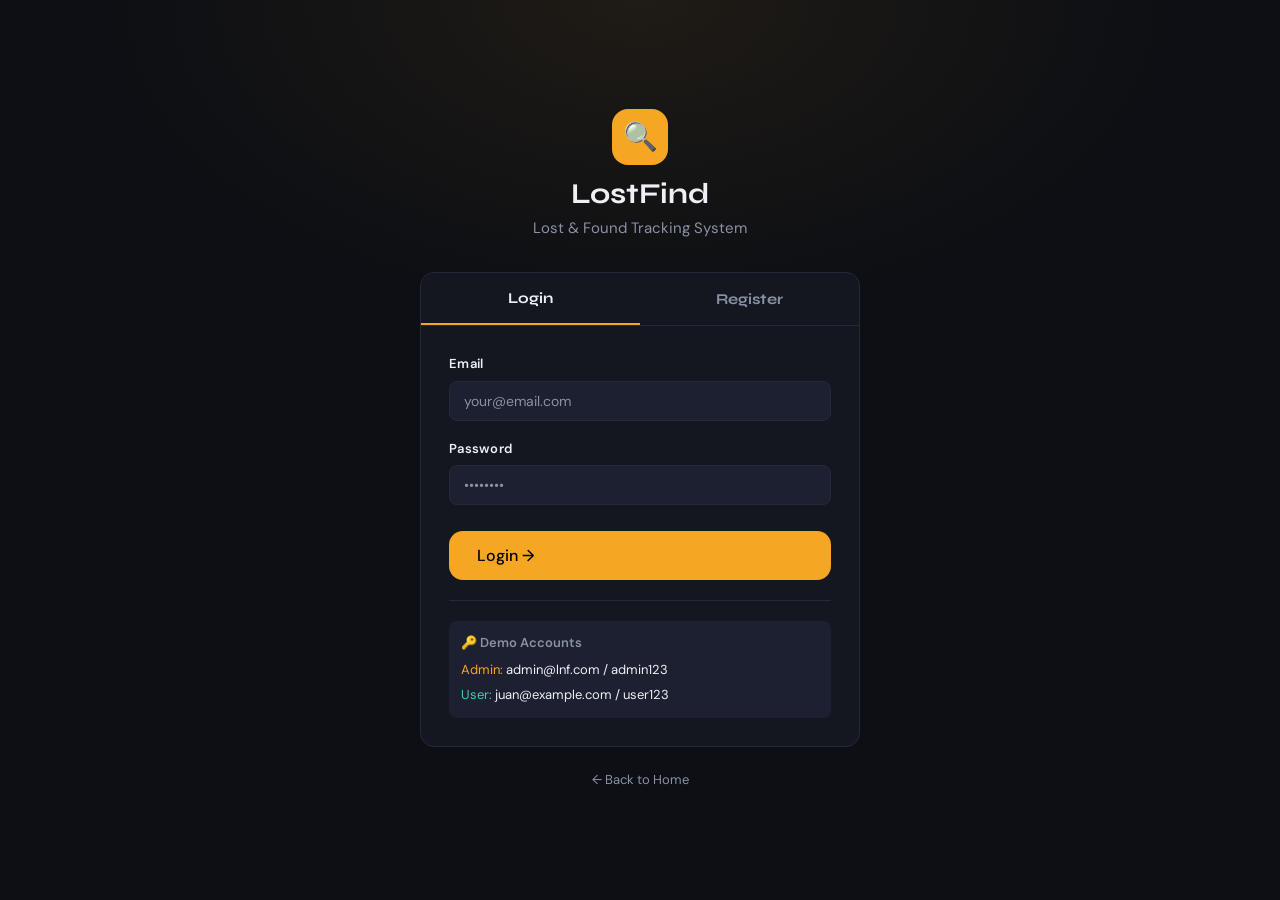
<file: notifications.html>
<!DOCTYPE html>
<html lang="en">
<head>
  <meta charset="UTF-8">
  <meta name="viewport" content="width=device-width, initial-scale=1.0">
  <title>Notifications — LostFind</title>
  <link rel="stylesheet" href="css/style.css">
  <link rel="manifest" href="/manifest.json">
<meta name="theme-color" content="#f5a623">
<meta name="mobile-web-app-capable" content="yes">
<meta name="apple-mobile-web-app-capable" content="yes">
<meta name="apple-mobile-web-app-status-bar-style" content="black-translucent">
<meta name="apple-mobile-web-app-title" content="LostFind">
<link rel="apple-touch-icon" href="/icon-192.png">
</head>
<body>
  <div id="navbar-mount"></div>

  <div class="page-wrapper">
    <div class="container section" style="max-width:700px">
      <div style="display:flex;align-items:center;justify-content:space-between;margin-bottom:28px">
        <div>
          <h2>🔔 Notifications</h2>
          <p>Stay updated on your items</p>
        </div>
        <button class="btn btn-ghost btn-sm" id="mark-all-btn">✓ Mark all read</button>
      </div>

      <div id="notif-container"></div>
    </div>
  </div>

  <script src="js/data.js"></script>
  <script src="js/ui.js"></script>
  <script>
    UI.mountNavbar();
    const session = UI.requireAuth();
    if (!session) throw new Error('no auth');

    const render = () => {
      const notifs = DB.getNotifications(session.id);
      const container = document.getElementById('notif-container');

      if (!notifs.length) {
        container.innerHTML = `
          <div style="text-align:center;padding:80px 20px;color:var(--text-muted)">
            <div style="font-size:4rem;margin-bottom:16px">🔔</div>
            <h3>No notifications yet</h3>
            <p>You'll be notified when items are matched or status changes.</p>
          </div>
        `;
        return;
      }

      const unread = notifs.filter(n => !n.read);
      const read = notifs.filter(n => n.read);

      container.innerHTML = `
        ${unread.length ? `
          <div style="font-size:12px;font-weight:700;letter-spacing:0.08em;text-transform:uppercase;color:var(--text-muted);margin-bottom:8px">NEW (${unread.length})</div>
          <div class="card" style="padding:8px;margin-bottom:24px">
            ${unread.map(n => notifHTML(n)).join('')}
          </div>
        ` : ''}
        ${read.length ? `
          <div style="font-size:12px;font-weight:700;letter-spacing:0.08em;text-transform:uppercase;color:var(--text-muted);margin-bottom:8px">EARLIER</div>
          <div class="card" style="padding:8px">
            ${read.map(n => notifHTML(n)).join('')}
          </div>
        ` : ''}
      `;

      // Bind clicks
      container.querySelectorAll('[data-notif-id]').forEach(el => {
        el.addEventListener('click', () => {
          DB.markNotifRead(el.dataset.notifId);
          el.classList.remove('unread');
          el.querySelector('.notif-dot')?.remove();
          const itemId = el.dataset.itemId;
          if (itemId) UI.openItemDetail(itemId);
          UI.mountNavbar(); // refresh unread count
        });
      });
    };

    const notifHTML = (n) => {
      const icons = { match: '🔗', info: 'ℹ️', success: '✅', alert: '⚠️' };
      const colors = { match: 'rgba(167,139,250,0.2)', info: 'rgba(245,166,35,0.2)', success: 'rgba(62,207,178,0.2)', alert: 'rgba(232,65,91,0.2)' };
      return `
        <div class="notif-item ${n.read ? '' : 'unread'}" data-notif-id="${n.id}" data-item-id="${n.itemId || ''}">
          <div class="notif-icon" style="background:${colors[n.type]||colors.info}">${icons[n.type]||'ℹ️'}</div>
          <div class="notif-body">
            <div class="notif-title">${n.title}</div>
            <div class="notif-msg">${n.message}</div>
            <div class="notif-time">${UI.timeAgo(n.createdAt)}</div>
          </div>
          ${!n.read ? '<div class="notif-dot" style="position:static;width:8px;height:8px;border-radius:50%;background:var(--accent);flex-shrink:0;margin-top:4px"></div>' : ''}
        </div>
      `;
    };

    document.getElementById('mark-all-btn').addEventListener('click', () => {
      DB.getNotifications(session.id).forEach(n => DB.markNotifRead(n.id));
      render();
      UI.mountNavbar();
      UI.toast('All notifications marked as read', 'success');
    });

    render();
  </script>
</body>
</html>
</file>
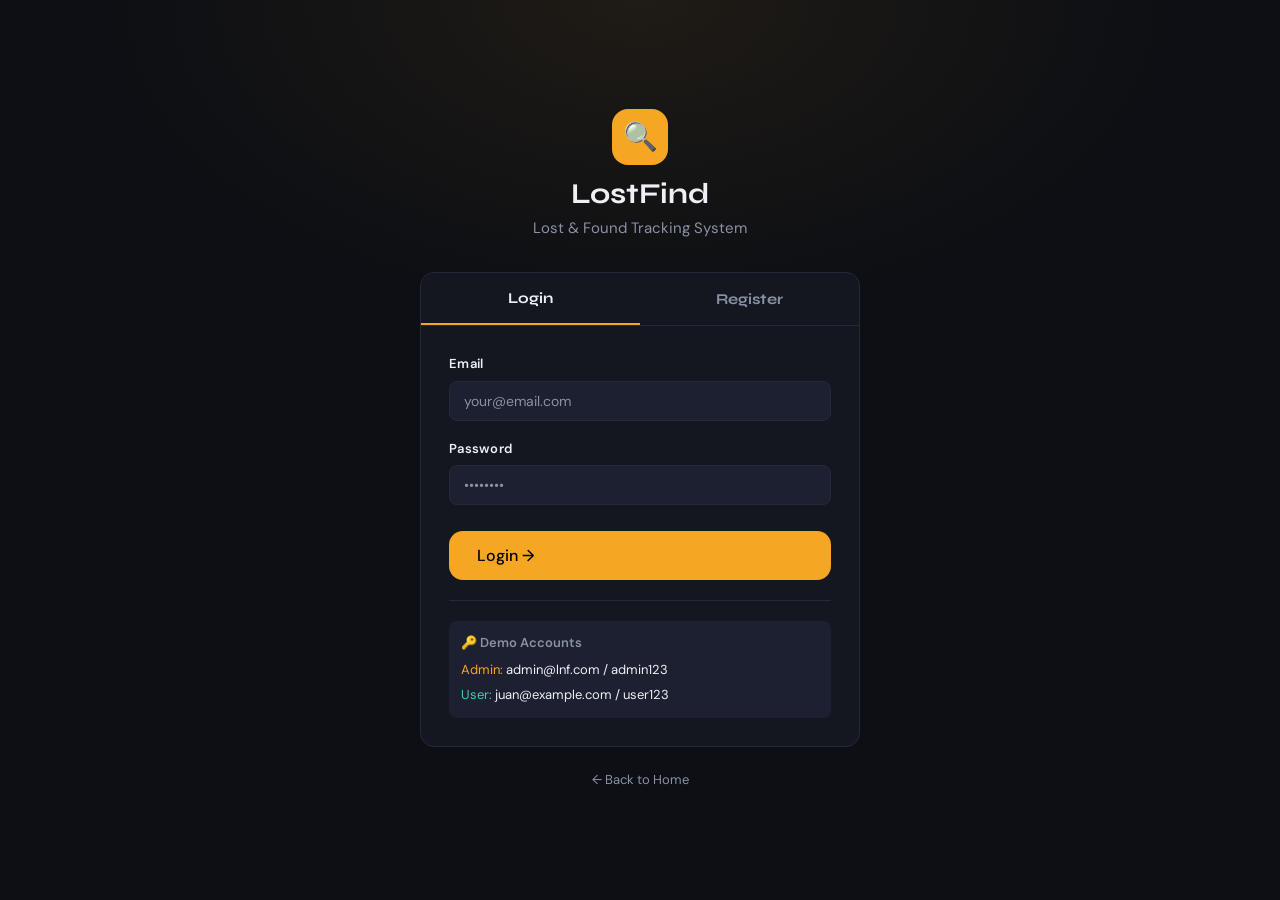
<file: profile.html>
<!DOCTYPE html>
<html lang="en">
<head>
  <meta charset="UTF-8">
  <meta name="viewport" content="width=device-width, initial-scale=1.0">
  <title>My Profile — LostFind</title>
  <link rel="stylesheet" href="css/style.css">
  <link rel="manifest" href="/manifest.json">
<meta name="theme-color" content="#f5a623">
<meta name="mobile-web-app-capable" content="yes">
<meta name="apple-mobile-web-app-capable" content="yes">
<meta name="apple-mobile-web-app-status-bar-style" content="black-translucent">
<meta name="apple-mobile-web-app-title" content="LostFind">
<link rel="apple-touch-icon" href="/icon-192.png">
<body>
  <div id="navbar-mount"></div>

  <div class="page-wrapper">
    <div class="container section">
      <div id="profile-content"></div>
    </div>
  </div>

  <script src="js/data.js"></script>
  <script src="js/ui.js"></script>
  <script>
    UI.mountNavbar();
    const session = UI.requireAuth();
    if (!session) throw new Error('no session');

    const stats = DB.getStats();
    const myItems = DB.getItems({ userId: session.id });
    const myNotifs = DB.getNotifications(session.id);
    const myLost = myItems.filter(i => i.type === 'lost').length;
    const myFound = myItems.filter(i => i.type === 'found').length;
    const myMatched = myItems.filter(i => i.status === 'matched').length;

    document.getElementById('profile-content').innerHTML = `
      <!-- PROFILE HEADER -->
      <div style="display:flex;align-items:center;gap:24px;flex-wrap:wrap;margin-bottom:32px">
        <div class="avatar" style="width:72px;height:72px;font-size:28px;border-radius:20px">${session.avatar}</div>
        <div>
          <h2>${session.name}</h2>
          <p style="margin:4px 0">${session.email}</p>
          <span class="badge ${session.role === 'admin' ? 'badge-matched' : 'badge-found'}" style="margin-top:6px">${session.role}</span>
        </div>
        <div style="margin-left:auto;display:flex;gap:10px">
          ${session.role === 'admin' ? '<a href="admin.html" class="btn btn-primary">Admin Dashboard</a>' : ''}
          <button class="btn btn-ghost" onclick="logout()">🚪 Logout</button>
        </div>
      </div>

      <!-- MY STATS -->
      <div class="stats-row" style="margin-bottom:32px">
        <div class="stat-card">
          <div class="stat-number">${myItems.length}</div>
          <div class="stat-label">Total Reports</div>
        </div>
        <div class="stat-card">
          <div class="stat-number" style="color:var(--lost)">${myLost}</div>
          <div class="stat-label">Lost Items</div>
        </div>
        <div class="stat-card">
          <div class="stat-number" style="color:var(--found)">${myFound}</div>
          <div class="stat-label">Found Reports</div>
        </div>
        <div class="stat-card">
          <div class="stat-number" style="color:var(--matched)">${myMatched}</div>
          <div class="stat-label">Matched</div>
        </div>
      </div>

      <!-- TABS -->
      <div class="tabs" id="profile-tabs" style="margin-bottom:24px">
        <button class="tab-btn active" data-tab="my-items">My Items (${myItems.length})</button>
        <button class="tab-btn" data-tab="notifications">Notifications (${myNotifs.filter(n=>!n.read).length} new)</button>
        <button class="tab-btn" data-tab="matches">My Matches</button>
        <button class="tab-btn" data-tab="settings">Settings</button>
      </div>

      <!-- MY ITEMS PANEL -->
      <div class="tab-panel active" data-tab-panel="my-items">
        <div style="display:flex;align-items:center;justify-content:space-between;margin-bottom:16px">
          <h3>My Reports</h3>
          <a href="report.html" class="btn btn-primary btn-sm">+ New Report</a>
        </div>
        ${myItems.length ? `<div class="items-grid">${myItems.map(i => UI.renderItemCard(i)).join('')}</div>` : `
          <div style="text-align:center;padding:60px;color:var(--text-muted)">
            <div style="font-size:3rem;margin-bottom:12px">📋</div>
            <p>You haven't reported any items yet.</p>
            <a href="report.html" class="btn btn-primary" style="margin-top:12px">Report an Item</a>
          </div>
        `}
      </div>

      <!-- NOTIFICATIONS PANEL -->
      <div class="tab-panel" data-tab-panel="notifications">
        <div style="display:flex;align-items:center;justify-content:space-between;margin-bottom:16px">
          <h3>Notifications</h3>
          <button class="btn btn-ghost btn-sm" onclick="markAllRead()">✓ Mark all read</button>
        </div>
        <div class="notif-list" id="notif-list">
          ${myNotifs.length ? myNotifs.map(n => `
            <div class="notif-item ${n.read ? '' : 'unread'}" onclick="readNotif('${n.id}', '${n.itemId}')">
              <div class="notif-icon" style="background:${n.type==='match'?'rgba(167,139,250,0.2)':n.type==='info'?'rgba(245,166,35,0.2)':'rgba(62,207,178,0.2)'}">
                ${n.type==='match'?'🔗':n.type==='info'?'ℹ️':'✅'}
              </div>
              <div class="notif-body">
                <div class="notif-title">${n.title}</div>
                <div class="notif-msg">${n.message}</div>
                <div class="notif-time">${UI.timeAgo(n.createdAt)}</div>
              </div>
              ${!n.read ? '<div class="notif-dot" style="position:static;width:8px;height:8px;border-radius:50%;background:var(--accent);flex-shrink:0;margin-top:4px"></div>' : ''}
            </div>
          `).join('') : '<div style="text-align:center;padding:40px;color:var(--text-muted)">No notifications yet</div>'}
        </div>
      </div>

      <!-- MATCHES PANEL -->
      <div class="tab-panel" data-tab-panel="matches">
        <h3 style="margin-bottom:16px">My Matches</h3>
        ${(() => {
          const matched = myItems.filter(i => i.matchId);
          if (!matched.length) return '<div style="text-align:center;padding:60px;color:var(--text-muted)"><div style="font-size:3rem;margin-bottom:12px">🔗</div><p>No matches yet. Keep an eye on your reports!</p></div>';
          return matched.map(item => {
            const match = DB.getById('items', item.matchId);
            if (!match) return '';
            const score = DB.getMatchScore(item, match);
            return `
              <div class="match-card" style="margin-bottom:12px;cursor:pointer" onclick="UI.openItemDetail('${item.id}')">
                <div class="match-score">${score}%</div>
                <div style="flex:1">
                  <div style="font-weight:700">Your ${item.type}: ${item.title}</div>
                  <div style="font-size:13px;color:var(--text-muted)">↔ Matched with: ${match.title}</div>
                  <div style="font-size:12px;color:var(--text-muted);margin-top:3px">${match.location}</div>
                </div>
                <div style="display:flex;flex-direction:column;gap:6px;align-items:flex-end">
                  <span class="badge badge-matched">Matched</span>
                  <button class="btn btn-sm btn-primary" onclick="event.stopPropagation();UI.openItemDetail('${match.id}')">View Match</button>
                </div>
              </div>
            `;
          }).join('');
        })()}
      </div>

      <!-- SETTINGS PANEL -->
      <div class="tab-panel" data-tab-panel="settings">
        <h3 style="margin-bottom:20px">Account Settings</h3>
        <div class="card" style="max-width:480px">
          <div class="form-group">
            <label class="form-label">Full Name</label>
            <input type="text" class="form-control" id="settings-name" value="${session.name}">
          </div>
          <div class="form-group">
            <label class="form-label">Email</label>
            <input type="email" class="form-control" value="${session.email}" disabled style="opacity:0.6">
          </div>
          <div class="divider"></div>
          <div class="form-group">
            <label class="form-label">New Password <span style="color:var(--text-muted);font-weight:400">(leave blank to keep current)</span></label>
            <input type="password" class="form-control" id="settings-password" placeholder="New password">
          </div>
          <button class="btn btn-primary" onclick="saveSettings()">Save Changes</button>
        </div>
      </div>
    `;

    // ── INIT TABS ──
    document.getElementById('profile-tabs').querySelectorAll('.tab-btn').forEach(btn => {
      btn.addEventListener('click', () => {
        document.querySelectorAll('#profile-tabs .tab-btn').forEach(b => b.classList.remove('active'));
        document.querySelectorAll('.tab-panel').forEach(p => p.classList.remove('active'));
        btn.classList.add('active');
        const panel = document.querySelector(`[data-tab-panel="${btn.dataset.tab}"]`);
        if (panel) panel.classList.add('active');
      });
    });

    // ── NOTIFICATION ACTIONS ──
    window.readNotif = (id, itemId) => {
      DB.markNotifRead(id);
      if (itemId) UI.openItemDetail(itemId);
      document.querySelector(`[onclick="readNotif('${id}', '${itemId}')"]`)?.classList.remove('unread');
    };
    window.markAllRead = () => {
      DB.getNotifications(session.id).forEach(n => DB.markNotifRead(n.id));
      document.querySelectorAll('.notif-item').forEach(el => el.classList.remove('unread'));
      UI.toast('All notifications marked as read', 'success');
    };

    // ── LOGOUT ──
    window.logout = () => {
      DB.clearSession();
      UI.toast('Logged out successfully', 'info');
      setTimeout(() => window.location.href = 'index.html', 600);
    };

    // ── SAVE SETTINGS ──
    window.saveSettings = () => {
      const name = document.getElementById('settings-name').value.trim();
      const pass = document.getElementById('settings-password').value;
      if (!name) { UI.toast('Name cannot be empty', 'error'); return; }
      const patch = { name, avatar: name[0].toUpperCase() };
      if (pass) patch.password = pass;
      DB.updateRecord('users', session.id, patch);
      DB.setSession({ ...session, ...patch });
      UI.toast('Settings saved!', 'success');
    };
  </script>
</body>
</html>
</file>
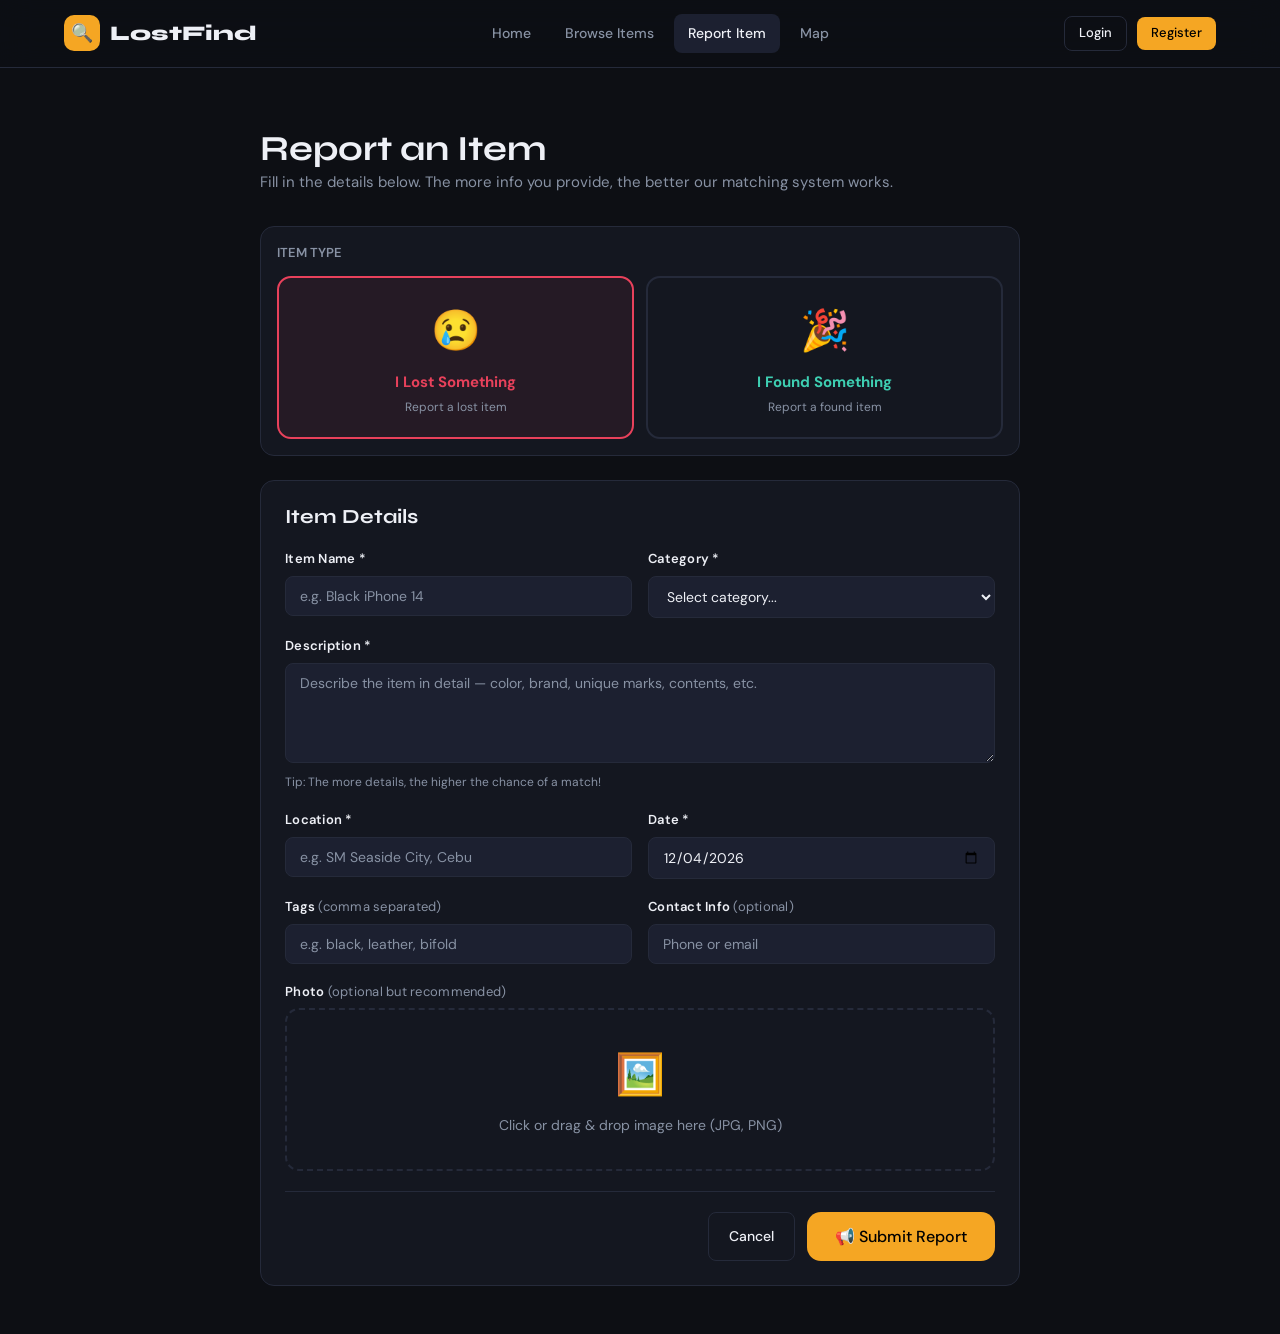
<file: report.html>
<!DOCTYPE html>
<html lang="en">
<head>
  <meta charset="UTF-8">
  <meta name="viewport" content="width=device-width, initial-scale=1.0">
  <title>Report Item — LostFind</title>
  <link rel="stylesheet" href="css/style.css">
 <link rel="manifest" href="/manifest.json">
<meta name="theme-color" content="#f5a623">
<meta name="mobile-web-app-capable" content="yes">
<meta name="apple-mobile-web-app-capable" content="yes">
<meta name="apple-mobile-web-app-status-bar-style" content="black-translucent">
<meta name="apple-mobile-web-app-title" content="LostFind">
<link rel="apple-touch-icon" href="/icon-192.png">
<body>
  <div id="navbar-mount"></div>

  <div class="page-wrapper">
    <div class="container section" style="max-width:760px">
      <div style="margin-bottom:32px">
        <h2>Report an Item</h2>
        <p>Fill in the details below. The more info you provide, the better our matching system works.</p>
      </div>

      <!-- TYPE TOGGLE -->
      <div class="card" style="margin-bottom:24px;padding:16px">
        <div style="font-size:13px;font-weight:600;margin-bottom:12px;color:var(--text-muted)">ITEM TYPE</div>
        <div style="display:grid;grid-template-columns:1fr 1fr;gap:12px">
          <label id="type-lost" class="type-toggle-card" style="cursor:pointer;border:2px solid var(--lost);border-radius:var(--radius);padding:20px;text-align:center;background:rgba(232,65,91,0.08)">
            <input type="radio" name="item-type" value="lost" style="display:none" checked>
            <div style="font-size:2.5rem;margin-bottom:8px">😢</div>
            <div style="font-weight:700;color:var(--lost)">I Lost Something</div>
            <div style="font-size:12px;color:var(--text-muted);margin-top:4px">Report a lost item</div>
          </label>
          <label id="type-found" class="type-toggle-card" style="cursor:pointer;border:2px solid var(--border);border-radius:var(--radius);padding:20px;text-align:center;transition:all var(--transition)">
            <input type="radio" name="item-type" value="found" style="display:none">
            <div style="font-size:2.5rem;margin-bottom:8px">🎉</div>
            <div style="font-weight:700;color:var(--found)">I Found Something</div>
            <div style="font-size:12px;color:var(--text-muted);margin-top:4px">Report a found item</div>
          </label>
        </div>
      </div>

      <!-- FORM -->
      <div class="card">
        <form id="report-form" autocomplete="off">
          <h3 style="margin-bottom:20px">Item Details</h3>

          <div class="form-row">
            <div class="form-group">
              <label class="form-label">Item Name *</label>
              <input type="text" class="form-control" id="item-title" placeholder="e.g. Black iPhone 14" required>
            </div>
            <div class="form-group">
              <label class="form-label">Category *</label>
              <select class="form-control" id="item-category" required>
                <option value="">Select category...</option>
              </select>
            </div>
          </div>

          <div class="form-group">
            <label class="form-label">Description *</label>
            <textarea class="form-control" id="item-desc" placeholder="Describe the item in detail — color, brand, unique marks, contents, etc." rows="4" required></textarea>
            <div style="font-size:12px;color:var(--text-muted);margin-top:4px">Tip: The more details, the higher the chance of a match!</div>
          </div>

          <div class="form-row">
            <div class="form-group">
              <label class="form-label">Location *</label>
              <input type="text" class="form-control" id="item-location" placeholder="e.g. SM Seaside City, Cebu" required>
              <div id="location-suggestions" class="search-suggestions" style="position:relative;top:0;z-index:10;display:none"></div>
            </div>
            <div class="form-group">
              <label class="form-label">Date *</label>
              <input type="date" class="form-control" id="item-date" required>
            </div>
          </div>

          <div class="form-row">
            <div class="form-group">
              <label class="form-label">Tags <span style="color:var(--text-muted);font-weight:400">(comma separated)</span></label>
              <input type="text" class="form-control" id="item-tags" placeholder="e.g. black, leather, bifold">
            </div>
            <div class="form-group">
              <label class="form-label">Contact Info <span style="color:var(--text-muted);font-weight:400">(optional)</span></label>
              <input type="text" class="form-control" id="item-contact" placeholder="Phone or email">
            </div>
          </div>

          <div class="form-group">
            <label class="form-label">Photo <span style="color:var(--text-muted);font-weight:400">(optional but recommended)</span></label>
            <div class="upload-zone" id="item-upload-zone">
              <input type="file" accept="image/*" id="item-image-input">
              <div class="upload-icon">🖼️</div>
              <div class="upload-text">Click or drag & drop image here (JPG, PNG)</div>
              <div class="upload-preview"></div>
            </div>
          </div>

          <!-- MATCHES PREVIEW (shown after title/desc entered) -->
          <div id="match-preview-section" class="hidden">
            <div class="divider"></div>
            <div style="display:flex;align-items:center;gap:8px;margin-bottom:12px">
              <span style="font-size:18px">🤖</span>
              <h3>Possible Matches Found</h3>
              <span class="badge badge-matched" id="match-count-badge">0</span>
            </div>
            <p style="margin-bottom:16px">Based on what you entered, these existing reports might be related:</p>
            <div id="match-preview-list" style="display:flex;flex-direction:column;gap:10px"></div>
          </div>

          <div class="divider"></div>
          <div style="display:flex;gap:12px;justify-content:flex-end">
            <a href="browse.html" class="btn btn-ghost">Cancel</a>
            <button type="submit" class="btn btn-primary btn-lg" id="submit-btn">
              📢 Submit Report
            </button>
          </div>
        </form>
      </div>
    </div>
  </div>

  <!-- SUCCESS MODAL -->
  <div class="modal-overlay" id="success-modal">
    <div class="modal" style="text-align:center">
      <div style="font-size:4rem;margin-bottom:16px">🎉</div>
      <h2>Item Reported!</h2>
      <p style="margin:12px 0 8px">Your item has been submitted successfully.</p>
      <div id="success-match-msg" style="background:rgba(167,139,250,0.1);border:1px solid rgba(167,139,250,0.3);border-radius:var(--radius-sm);padding:14px;margin:16px 0;display:none">
        <div style="color:var(--matched);font-weight:700;margin-bottom:4px">🎯 Potential Match Found!</div>
        <div style="font-size:14px;color:var(--text-muted)">Our system found a possible match. Check your notifications!</div>
      </div>
      <div style="display:flex;gap:10px;justify-content:center;margin-top:20px">
        <a href="browse.html" class="btn btn-ghost">Browse Items</a>
        <a href="profile.html" class="btn btn-primary">My Reports</a>
      </div>
    </div>
  </div>

  <script src="js/data.js"></script>
  <script src="js/ui.js"></script>
  <script>
    UI.mountNavbar();

    // Pre-select type from URL
    const params = new URLSearchParams(window.location.search);
    const preType = params.get('type');
    if (preType === 'found') {
      document.querySelector('input[value="found"]').checked = true;
      updateTypeUI('found');
    }

    // Set today's date
    document.getElementById('item-date').value = new Date().toISOString().split('T')[0];

    // Populate categories
    const catSel = document.getElementById('item-category');
    DB.CATEGORIES.forEach(cat => {
      const opt = document.createElement('option');
      opt.value = cat; opt.textContent = `${UI.getCategoryIcon(cat)} ${cat}`;
      catSel.appendChild(opt);
    });

    // ── TYPE TOGGLE ──
    function updateTypeUI(type) {
      const lostCard = document.getElementById('type-lost');
      const foundCard = document.getElementById('type-found');
      if (type === 'lost') {
        lostCard.style.border = '2px solid var(--lost)';
        lostCard.style.background = 'rgba(232,65,91,0.08)';
        foundCard.style.border = '2px solid var(--border)';
        foundCard.style.background = 'transparent';
      } else {
        foundCard.style.border = '2px solid var(--found)';
        foundCard.style.background = 'rgba(62,207,178,0.08)';
        lostCard.style.border = '2px solid var(--border)';
        lostCard.style.background = 'transparent';
      }
    }
    document.querySelectorAll('input[name="item-type"]').forEach(radio => {
      radio.addEventListener('change', () => updateTypeUI(radio.value));
    });

    // ── IMAGE UPLOAD ──
    let uploadedImage = null;
    UI.initUploadZone(document.getElementById('item-upload-zone'), (dataUrl) => {
      uploadedImage = dataUrl;
    });

    // ── LIVE MATCH PREVIEW ──
    let matchTimeout;
    const showMatchPreview = () => {
      clearTimeout(matchTimeout);
      matchTimeout = setTimeout(() => {
        const title = document.getElementById('item-title').value.trim();
        const desc = document.getElementById('item-desc').value.trim();
        const type = document.querySelector('input[name="item-type"]:checked').value;
        const cat = document.getElementById('item-category').value;
        if (!title || title.length < 3) { document.getElementById('match-preview-section').classList.add('hidden'); return; }

        const oppositeType = type === 'lost' ? 'found' : 'lost';
        const candidates = DB.getItems({ type: oppositeType });
        const q = (title + ' ' + desc).toLowerCase();
        const matches = candidates
          .map(c => ({ ...c, score: DB.getMatchScore({ title, description: desc, category: cat, tags: [] }, c) }))
          .filter(c => c.score >= 20)
          .sort((a, b) => b.score - a.score)
          .slice(0, 3);

        const section = document.getElementById('match-preview-section');
        if (!matches.length) { section.classList.add('hidden'); return; }

        section.classList.remove('hidden');
        document.getElementById('match-count-badge').textContent = matches.length;
        document.getElementById('match-preview-list').innerHTML = matches.map(m => `
          <div class="match-card" onclick="UI.openItemDetail('${m.id}')" style="cursor:pointer">
            <div class="match-score">${m.score}%</div>
            <div style="flex:1">
              <div style="font-weight:700">${m.title}</div>
              <div style="font-size:13px;color:var(--text-muted)">${m.location} · ${UI.formatDate(m.date)}</div>
            </div>
            <span class="badge badge-${m.type}">${m.type}</span>
          </div>
        `).join('');
      }, 500);
    };
    document.getElementById('item-title').addEventListener('input', showMatchPreview);
    document.getElementById('item-desc').addEventListener('input', showMatchPreview);
    document.getElementById('item-category').addEventListener('change', showMatchPreview);

    // ── FORM SUBMIT ──
    document.getElementById('report-form').addEventListener('submit', e => {
      e.preventDefault();
      const session = DB.getSession();
      if (!session) { UI.toast('Please login to report items', 'error'); setTimeout(() => window.location.href = 'auth.html', 1200); return; }

      const title    = document.getElementById('item-title').value.trim();
      const desc     = document.getElementById('item-desc').value.trim();
      const location = document.getElementById('item-location').value.trim();
      const date     = document.getElementById('item-date').value;
      const category = document.getElementById('item-category').value;
      const type     = document.querySelector('input[name="item-type"]:checked').value;
      const tagsRaw  = document.getElementById('item-tags').value;
      const tags     = tagsRaw.split(',').map(t => t.trim().toLowerCase()).filter(Boolean);

      if (!title || !desc || !location || !date || !category) {
        UI.toast('Please fill in all required fields', 'error'); return;
      }

      const btn = document.getElementById('submit-btn');
      btn.disabled = true; btn.textContent = 'Submitting...';

      // Simulate small delay for UX
      setTimeout(() => {
        const item = DB.addItem({
          title, description: desc, location, date, category, type, tags,
          reportedBy: session.id, image: uploadedImage,
          lat: 10.2929 + (Math.random() - 0.5) * 0.1,
          lng: 123.8784 + (Math.random() - 0.5) * 0.1,
        });

        // Check if auto-matched
        const freshItem = DB.getById('items', item.id);
        const successMsg = document.getElementById('success-match-msg');
        if (freshItem?.matchId) successMsg.style.display = 'block';

        UI.openModal('success-modal');
        btn.disabled = false; btn.textContent = '📢 Submit Report';
        document.getElementById('report-form').reset();
        uploadedImage = null;
        document.querySelector('.upload-preview').innerHTML = '';
      }, 600);
    });
  </script>
</body>
</html>
</file>
<file: css/style.css>
/* =============================================
   LOST & FOUND SYSTEM — GLOBAL STYLES
   style.css
   ============================================= */

@import url('https://fonts.googleapis.com/css2?family=Syne:wght@400;500;600;700;800&family=DM+Sans:ital,wght@0,300;0,400;0,500;1,300&display=swap');

/* ── CSS VARIABLES ── */
:root {
  --bg:        #0d0f14;
  --surface:   #141720;
  --surface2:  #1c2030;
  --border:    #252a3a;
  --accent:    #f5a623;
  --accent2:   #e8415b;
  --accent3:   #3ecfb2;
  --text:      #eef0f6;
  --text-muted:#8892a4;
  --lost:      #e8415b;
  --found:     #3ecfb2;
  --matched:   #a78bfa;
  --claimed:   #f5a623;
  --returned:  #4ade80;
  --radius:    14px;
  --radius-sm: 8px;
  --shadow:    0 4px 24px rgba(0,0,0,0.4);
  --shadow-lg: 0 8px 48px rgba(0,0,0,0.6);
  --font-head: 'Syne', sans-serif;
  --font-body: 'DM Sans', sans-serif;
  --transition: 0.22s cubic-bezier(0.4,0,0.2,1);
}

/* ── RESET ── */
*, *::before, *::after { box-sizing: border-box; margin: 0; padding: 0; }
html { scroll-behavior: smooth; }

body {
  background: var(--bg);
  color: var(--text);
  font-family: var(--font-body);
  font-size: 15px;
  line-height: 1.6;
  min-height: 100vh;
}

/* ── TYPOGRAPHY ── */
h1, h2, h3, h4, h5 { font-family: var(--font-head); font-weight: 700; line-height: 1.2; }
h1 { font-size: clamp(2rem, 5vw, 3.5rem); }
h2 { font-size: clamp(1.5rem, 3vw, 2.2rem); }
h3 { font-size: 1.25rem; }
p  { color: var(--text-muted); }
a  { color: var(--accent); text-decoration: none; transition: opacity var(--transition); }
a:hover { opacity: 0.8; }

/* ── LAYOUT ── */
.container { max-width: 1200px; margin: 0 auto; padding: 0 24px; }
.page-wrapper { padding-top: 80px; min-height: 100vh; }

/* ── NAVBAR ── */
.navbar {
  position: fixed; top: 0; left: 0; right: 0; z-index: 1000;
  background: rgba(13,15,20,0.85);
  backdrop-filter: blur(16px);
  border-bottom: 1px solid var(--border);
  height: 68px;
  display: flex; align-items: center;
}
.navbar .container {
  display: flex; align-items: center; justify-content: space-between; width: 100%;
}
.nav-logo {
  font-family: var(--font-head); font-size: 1.3rem; font-weight: 800;
  color: var(--text); display: flex; align-items: center; gap: 10px;
}
.nav-logo .logo-icon {
  width: 36px; height: 36px; background: var(--accent);
  border-radius: 10px; display: grid; place-items: center;
  font-size: 18px;
}
.nav-links { display: flex; align-items: center; gap: 6px; }
.nav-links a {
  color: var(--text-muted); padding: 8px 14px; border-radius: var(--radius-sm);
  font-size: 14px; font-weight: 500; transition: all var(--transition);
}
.nav-links a:hover, .nav-links a.active {
  color: var(--text); background: var(--surface2);
}
.nav-actions { display: flex; align-items: center; gap: 10px; }
.nav-user {
  display: flex; align-items: center; gap: 8px;
  background: var(--surface2); border: 1px solid var(--border);
  padding: 6px 14px 6px 8px; border-radius: 40px; cursor: pointer;
  transition: all var(--transition); font-size: 14px;
}
.nav-user:hover { border-color: var(--accent); }
.avatar {
  width: 28px; height: 28px; border-radius: 50%;
  background: linear-gradient(135deg, var(--accent), var(--accent2));
  display: grid; place-items: center; font-size: 12px; font-weight: 700;
  color: #fff; flex-shrink: 0;
}

/* ── BUTTONS ── */
.btn {
  display: inline-flex; align-items: center; gap: 8px;
  padding: 10px 20px; border-radius: var(--radius-sm);
  font-family: var(--font-body); font-size: 14px; font-weight: 500;
  cursor: pointer; border: none; transition: all var(--transition);
  text-decoration: none;
}
.btn-primary {
  background: var(--accent); color: #000;
}
.btn-primary:hover { background: #e09615; color: #000; transform: translateY(-1px); }
.btn-ghost {
  background: transparent; color: var(--text);
  border: 1px solid var(--border);
}
.btn-ghost:hover { background: var(--surface2); border-color: var(--accent); color: var(--accent); }
.btn-danger { background: var(--accent2); color: #fff; }
.btn-danger:hover { background: #d03450; }
.btn-success { background: var(--found); color: #000; }
.btn-success:hover { background: #32b89e; }
.btn-sm { padding: 6px 14px; font-size: 13px; }
.btn-lg { padding: 14px 28px; font-size: 16px; border-radius: var(--radius); }

/* ── CARDS ── */
.card {
  background: var(--surface);
  border: 1px solid var(--border);
  border-radius: var(--radius);
  padding: 24px;
  transition: all var(--transition);
}
.card:hover { border-color: rgba(245,166,35,0.3); box-shadow: var(--shadow); }
.card-header { display: flex; align-items: center; justify-content: space-between; margin-bottom: 16px; }
.card-title { font-family: var(--font-head); font-size: 1rem; font-weight: 700; }

/* ── STATUS BADGES ── */
.badge {
  display: inline-flex; align-items: center; gap: 5px;
  padding: 3px 10px; border-radius: 40px;
  font-size: 11px; font-weight: 600; letter-spacing: 0.04em; text-transform: uppercase;
}
.badge-lost    { background: rgba(232,65,91,0.15); color: var(--lost); border: 1px solid rgba(232,65,91,0.3); }
.badge-found   { background: rgba(62,207,178,0.15); color: var(--found); border: 1px solid rgba(62,207,178,0.3); }
.badge-matched { background: rgba(167,139,250,0.15); color: var(--matched); border: 1px solid rgba(167,139,250,0.3); }
.badge-claimed { background: rgba(245,166,35,0.15); color: var(--claimed); border: 1px solid rgba(245,166,35,0.3); }
.badge-returned{ background: rgba(74,222,128,0.15); color: var(--returned); border: 1px solid rgba(74,222,128,0.3); }

/* ── FORMS ── */
.form-group { display: flex; flex-direction: column; gap: 6px; margin-bottom: 18px; }
.form-label { font-size: 13px; font-weight: 600; color: var(--text); letter-spacing: 0.02em; }
.form-control {
  background: var(--surface2); border: 1px solid var(--border);
  color: var(--text); border-radius: var(--radius-sm);
  padding: 10px 14px; font-family: var(--font-body); font-size: 14px;
  transition: all var(--transition); outline: none; width: 100%;
}
.form-control:focus { border-color: var(--accent); box-shadow: 0 0 0 3px rgba(245,166,35,0.15); }
.form-control::placeholder { color: var(--text-muted); }
textarea.form-control { resize: vertical; min-height: 100px; }
select.form-control { cursor: pointer; }
.form-row { display: grid; grid-template-columns: 1fr 1fr; gap: 16px; }
@media (max-width: 600px) { .form-row { grid-template-columns: 1fr; } }

/* ── UPLOAD ZONE ── */
.upload-zone {
  border: 2px dashed var(--border); border-radius: var(--radius);
  padding: 32px; text-align: center; cursor: pointer;
  transition: all var(--transition); position: relative;
}
.upload-zone:hover, .upload-zone.drag-over {
  border-color: var(--accent); background: rgba(245,166,35,0.05);
}
.upload-zone input[type="file"] {
  position: absolute; inset: 0; opacity: 0; cursor: pointer; width: 100%; height: 100%;
}
.upload-icon { font-size: 2.5rem; margin-bottom: 8px; }
.upload-text { font-size: 14px; color: var(--text-muted); }

/* ── SEARCH BAR ── */
.search-wrapper {
  position: relative; display: flex; align-items: center;
}
.search-wrapper .search-icon {
  position: absolute; left: 14px; color: var(--text-muted); pointer-events: none;
}
.search-input {
  width: 100%; padding: 12px 14px 12px 42px;
  background: var(--surface2); border: 1px solid var(--border);
  border-radius: var(--radius-sm); color: var(--text);
  font-family: var(--font-body); font-size: 15px;
  outline: none; transition: all var(--transition);
}
.search-input:focus { border-color: var(--accent); box-shadow: 0 0 0 3px rgba(245,166,35,0.15); }
.search-suggestions {
  position: absolute; top: calc(100% + 4px); left: 0; right: 0;
  background: var(--surface); border: 1px solid var(--border);
  border-radius: var(--radius-sm); overflow: hidden;
  z-index: 100; box-shadow: var(--shadow-lg); display: none;
}
.search-suggestions.open { display: block; }
.suggestion-item {
  padding: 11px 16px; cursor: pointer; font-size: 14px;
  display: flex; align-items: center; gap: 10px;
  transition: background var(--transition);
}
.suggestion-item:hover { background: var(--surface2); }
.suggestion-item .sug-icon { color: var(--text-muted); }

/* ── MAP ── */
#map-container {
  width: 100%; height: 420px; border-radius: var(--radius);
  overflow: hidden; border: 1px solid var(--border);
  background: var(--surface2);
}

/* ── ITEM GRID ── */
.items-grid { display: grid; grid-template-columns: repeat(auto-fill, minmax(300px, 1fr)); gap: 20px; }
.item-card {
  background: var(--surface); border: 1px solid var(--border);
  border-radius: var(--radius); overflow: hidden;
  transition: all var(--transition); cursor: pointer;
}
.item-card:hover { transform: translateY(-3px); box-shadow: var(--shadow-lg); border-color: rgba(245,166,35,0.3); }
.item-card-image {
  width: 100%; height: 180px; object-fit: cover;
  background: var(--surface2); display: flex; align-items: center;
  justify-content: center; font-size: 3rem;
}
.item-card-image img { width: 100%; height: 100%; object-fit: cover; }
.item-card-body { padding: 16px; }
.item-card-title { font-family: var(--font-head); font-size: 1rem; font-weight: 700; margin-bottom: 6px; }
.item-card-meta { display: flex; gap: 6px; flex-wrap: wrap; margin-bottom: 10px; }
.item-card-desc { font-size: 13px; color: var(--text-muted); margin-bottom: 12px; display: -webkit-box; -webkit-line-clamp: 2; -webkit-box-orient: vertical; overflow: hidden; }
.item-card-footer { display: flex; align-items: center; justify-content: space-between; padding-top: 12px; border-top: 1px solid var(--border); }
.item-card-location { font-size: 12px; color: var(--text-muted); display: flex; align-items: center; gap: 4px; }
.item-card-date { font-size: 12px; color: var(--text-muted); }

/* ── MODAL ── */
.modal-overlay {
  position: fixed; inset: 0; background: rgba(0,0,0,0.75);
  backdrop-filter: blur(6px); z-index: 2000;
  display: flex; align-items: center; justify-content: center;
  padding: 24px; opacity: 0; pointer-events: none;
  transition: opacity var(--transition);
}
.modal-overlay.open { opacity: 1; pointer-events: all; }
.modal {
  background: var(--surface); border: 1px solid var(--border);
  border-radius: calc(var(--radius) * 1.2); padding: 32px;
  width: 100%; max-width: 560px; max-height: 90vh; overflow-y: auto;
  transform: translateY(20px); transition: transform var(--transition);
  box-shadow: var(--shadow-lg);
}
.modal-overlay.open .modal { transform: translateY(0); }
.modal-header { display: flex; align-items: flex-start; justify-content: space-between; margin-bottom: 24px; }
.modal-close {
  background: var(--surface2); border: none; color: var(--text-muted);
  width: 32px; height: 32px; border-radius: 50%; display: grid;
  place-items: center; cursor: pointer; transition: all var(--transition);
  font-size: 16px; flex-shrink: 0;
}
.modal-close:hover { background: var(--accent2); color: #fff; }

/* ── TABS ── */
.tabs { display: flex; gap: 4px; background: var(--surface2); padding: 4px; border-radius: var(--radius-sm); width: fit-content; }
.tab-btn {
  padding: 8px 18px; border-radius: var(--radius-sm);
  font-size: 14px; font-weight: 500; cursor: pointer;
  background: transparent; border: none; color: var(--text-muted);
  transition: all var(--transition); font-family: var(--font-body);
}
.tab-btn.active { background: var(--surface); color: var(--text); box-shadow: 0 1px 4px rgba(0,0,0,0.3); }
.tab-panel { display: none; }
.tab-panel.active { display: block; }

/* ── STAT CARDS ── */
.stats-row { display: grid; grid-template-columns: repeat(auto-fit, minmax(180px, 1fr)); gap: 16px; margin-bottom: 32px; }
.stat-card {
  background: var(--surface); border: 1px solid var(--border);
  border-radius: var(--radius); padding: 20px;
}
.stat-number { font-family: var(--font-head); font-size: 2.2rem; font-weight: 800; }
.stat-label { font-size: 13px; color: var(--text-muted); margin-top: 2px; }
.stat-change { font-size: 12px; margin-top: 8px; }
.stat-change.up { color: var(--found); }
.stat-change.down { color: var(--lost); }

/* ── NOTIFICATIONS ── */
.notif-dot {
  width: 8px; height: 8px; background: var(--accent2);
  border-radius: 50%; position: absolute; top: 4px; right: 4px;
}
.notif-list { display: flex; flex-direction: column; gap: 2px; }
.notif-item {
  padding: 12px 16px; border-radius: var(--radius-sm);
  display: flex; gap: 12px; align-items: flex-start;
  transition: background var(--transition); cursor: pointer;
}
.notif-item:hover { background: var(--surface2); }
.notif-item.unread { background: rgba(245,166,35,0.06); }
.notif-icon { width: 36px; height: 36px; border-radius: 10px; display: grid; place-items: center; flex-shrink: 0; font-size: 16px; }
.notif-body { flex: 1; }
.notif-title { font-size: 14px; font-weight: 600; }
.notif-msg { font-size: 13px; color: var(--text-muted); }
.notif-time { font-size: 11px; color: var(--text-muted); margin-top: 3px; }

/* ── QR CODE SECTION ── */
.qr-card { text-align: center; }
#qr-output { margin: 20px auto; display: flex; justify-content: center; }
#qr-output canvas { border-radius: var(--radius-sm); border: 4px solid #fff; }

/* ── MATCH HIGHLIGHT ── */
.match-card {
  border: 1px solid var(--matched);
  background: rgba(167,139,250,0.06);
  border-radius: var(--radius);
  padding: 16px;
  display: flex; gap: 16px; align-items: center;
  transition: all var(--transition);
}
.match-card:hover { background: rgba(167,139,250,0.12); }
.match-score {
  width: 52px; height: 52px; border-radius: 50%;
  background: var(--matched); color: #fff;
  display: grid; place-items: center;
  font-family: var(--font-head); font-weight: 800; font-size: 14px;
  flex-shrink: 0;
}

/* ── ADMIN TABLE ── */
.table-wrap { overflow-x: auto; border-radius: var(--radius); border: 1px solid var(--border); }
table { width: 100%; border-collapse: collapse; }
thead { background: var(--surface2); }
th { padding: 12px 16px; text-align: left; font-family: var(--font-head); font-size: 12px; letter-spacing: 0.06em; text-transform: uppercase; color: var(--text-muted); }
td { padding: 14px 16px; border-top: 1px solid var(--border); font-size: 14px; vertical-align: middle; }
tr:hover td { background: rgba(255,255,255,0.02); }

/* ── TIMELINE ── */
.timeline { position: relative; padding-left: 24px; }
.timeline::before { content: ''; position: absolute; left: 7px; top: 0; bottom: 0; width: 2px; background: var(--border); }
.timeline-item { position: relative; margin-bottom: 24px; }
.timeline-dot {
  width: 16px; height: 16px; border-radius: 50%;
  background: var(--accent); border: 2px solid var(--bg);
  position: absolute; left: -20px; top: 4px;
}
.timeline-content { padding-left: 8px; }
.timeline-title { font-weight: 600; font-size: 14px; }
.timeline-time { font-size: 12px; color: var(--text-muted); }

/* ── TOAST ── */
.toast-container { position: fixed; bottom: 24px; right: 24px; z-index: 9999; display: flex; flex-direction: column; gap: 10px; }
.toast {
  background: var(--surface); border: 1px solid var(--border);
  border-radius: var(--radius-sm); padding: 14px 18px;
  display: flex; align-items: center; gap: 12px;
  box-shadow: var(--shadow-lg); min-width: 280px;
  transform: translateX(120%); transition: transform 0.35s cubic-bezier(0.34,1.56,0.64,1);
  font-size: 14px;
}
.toast.show { transform: translateX(0); }
.toast.success { border-left: 3px solid var(--found); }
.toast.error   { border-left: 3px solid var(--lost); }
.toast.info    { border-left: 3px solid var(--accent); }

/* ── HERO ── */
.hero {
  padding: 100px 0 60px;
  background: radial-gradient(ellipse 80% 60% at 50% 0%, rgba(245,166,35,0.1) 0%, transparent 70%);
  text-align: center;
}
.hero-eyebrow {
  display: inline-flex; align-items: center; gap: 8px;
  background: rgba(245,166,35,0.12); border: 1px solid rgba(245,166,35,0.25);
  color: var(--accent); padding: 4px 14px; border-radius: 40px;
  font-size: 13px; font-weight: 600; letter-spacing: 0.04em;
  margin-bottom: 20px;
}
.hero h1 span { color: var(--accent); }
.hero p { max-width: 560px; margin: 16px auto 32px; font-size: 1.05rem; }
.hero-actions { display: flex; gap: 12px; justify-content: center; flex-wrap: wrap; }
.hero-stats {
  display: flex; gap: 40px; justify-content: center;
  margin-top: 60px; flex-wrap: wrap;
}
.hero-stat-num { font-family: var(--font-head); font-size: 2rem; font-weight: 800; color: var(--accent); }
.hero-stat-lbl { font-size: 13px; color: var(--text-muted); }

/* ── FILTERS ROW ── */
.filters-row {
  display: flex; gap: 10px; flex-wrap: wrap; align-items: center;
  margin-bottom: 24px;
}
.filter-chip {
  padding: 6px 14px; border-radius: 40px; font-size: 13px;
  background: var(--surface2); border: 1px solid var(--border);
  cursor: pointer; transition: all var(--transition); color: var(--text-muted);
  font-family: var(--font-body);
}
.filter-chip:hover, .filter-chip.active {
  background: var(--accent); border-color: var(--accent); color: #000; font-weight: 600;
}

/* ── SECTION ── */
.section { padding: 48px 0; }
.section-header { display: flex; align-items: center; justify-content: space-between; margin-bottom: 32px; flex-wrap: wrap; gap: 12px; }

/* ── SIDEBAR LAYOUT ── */
.layout-sidebar { display: grid; grid-template-columns: 260px 1fr; gap: 24px; align-items: start; }
@media (max-width: 900px) { .layout-sidebar { grid-template-columns: 1fr; } }
.sidebar {
  background: var(--surface); border: 1px solid var(--border);
  border-radius: var(--radius); padding: 20px; position: sticky; top: 90px;
}
.sidebar-title { font-size: 12px; font-weight: 700; letter-spacing: 0.08em; text-transform: uppercase; color: var(--text-muted); margin-bottom: 12px; }
.sidebar-link {
  display: flex; align-items: center; gap: 10px;
  padding: 10px 12px; border-radius: var(--radius-sm);
  font-size: 14px; color: var(--text-muted); cursor: pointer;
  transition: all var(--transition); border: none; background: none; width: 100%; text-align: left;
}
.sidebar-link:hover, .sidebar-link.active { background: var(--surface2); color: var(--text); }
.sidebar-link .icon { width: 20px; text-align: center; }

/* ── LOADING SKELETON ── */
.skeleton {
  background: linear-gradient(90deg, var(--surface) 25%, var(--surface2) 50%, var(--surface) 75%);
  background-size: 200% 100%;
  animation: shimmer 1.5s infinite;
  border-radius: var(--radius-sm);
}
@keyframes shimmer { 0% { background-position: 200% 0; } 100% { background-position: -200% 0; } }

/* ── RESPONSIVE NAV ── */
.hamburger { display: none; background: none; border: none; color: var(--text); font-size: 22px; cursor: pointer; }
@media (max-width: 768px) {
  .nav-links { display: none; }
  .hamburger { display: block; }
}

/* ── UTILITIES ── */
.text-center { text-align: center; }
.text-muted { color: var(--text-muted); }
.text-accent { color: var(--accent); }
.text-lost { color: var(--lost); }
.text-found { color: var(--found); }
.flex { display: flex; }
.flex-center { display: flex; align-items: center; justify-content: center; }
.gap-8 { gap: 8px; }
.gap-12 { gap: 12px; }
.gap-16 { gap: 16px; }
.mt-8 { margin-top: 8px; }
.mt-16 { margin-top: 16px; }
.mt-24 { margin-top: 24px; }
.mb-16 { margin-bottom: 16px; }
.mb-24 { margin-bottom: 24px; }
.w-full { width: 100%; }
.hidden { display: none !important; }
.divider { height: 1px; background: var(--border); margin: 20px 0; }
</file>
